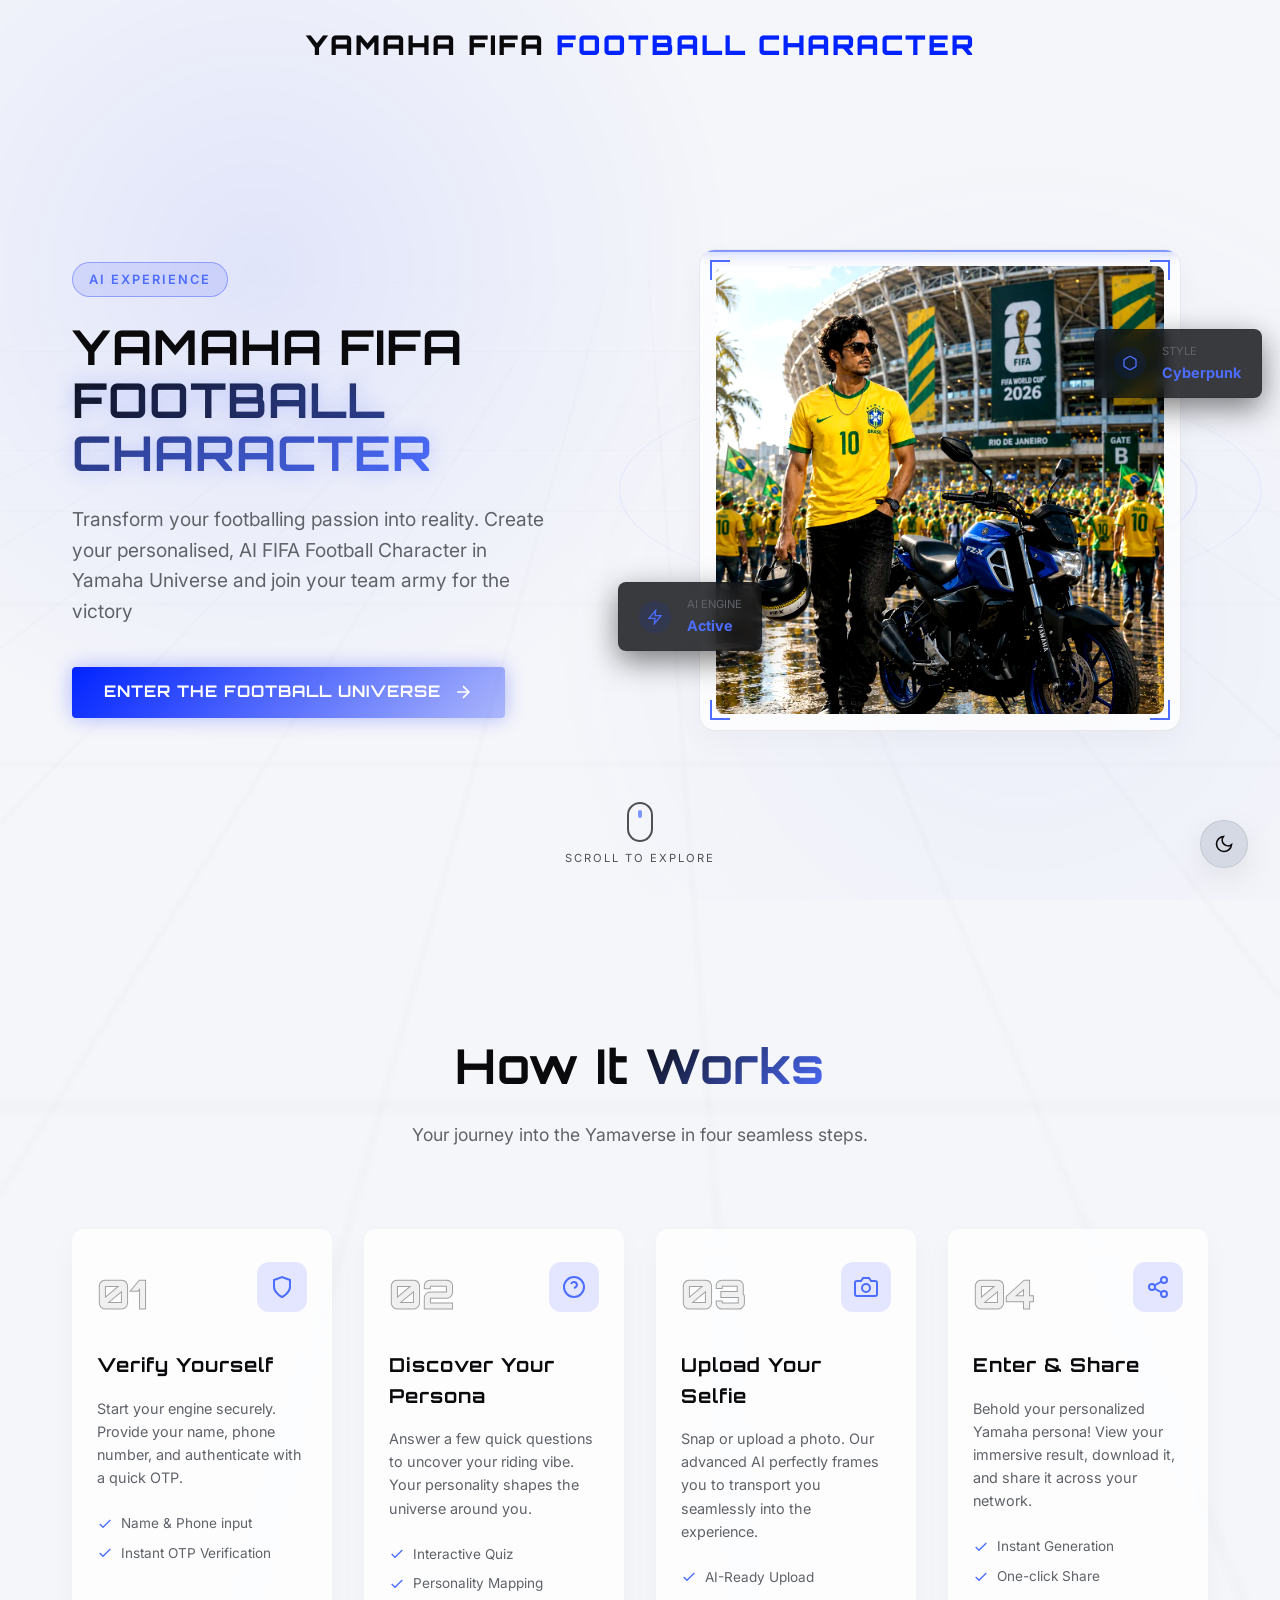
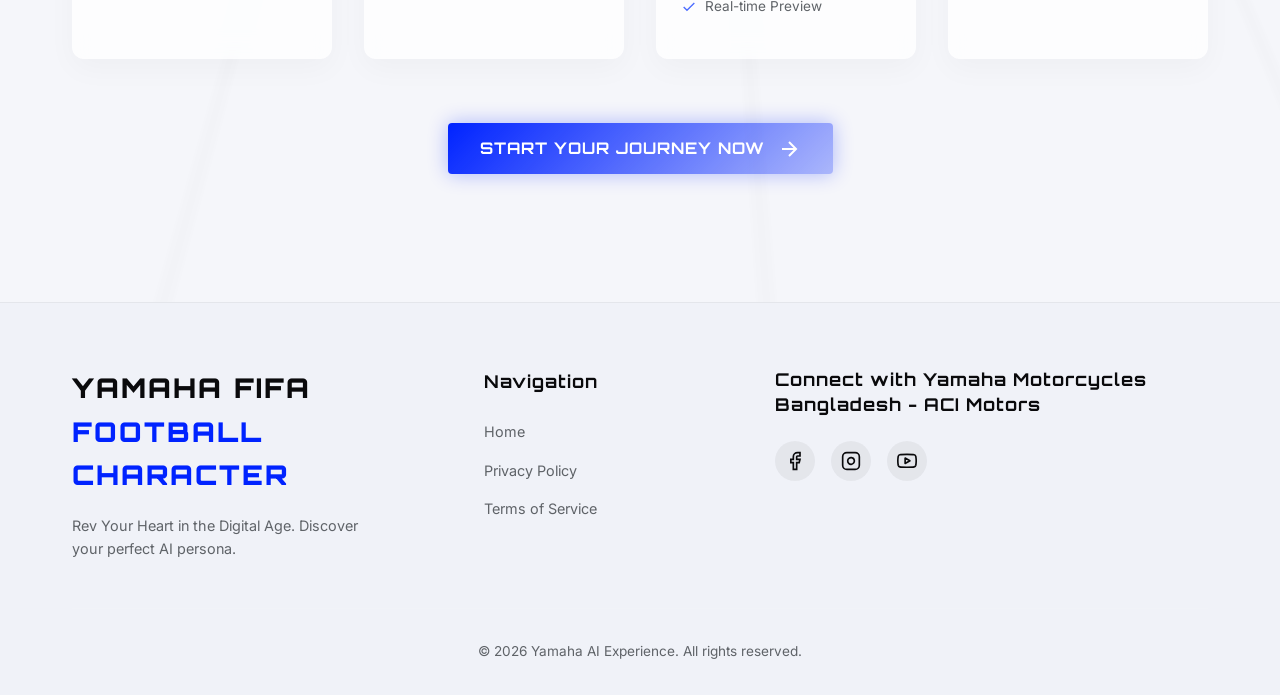
<file: index.html>
<!DOCTYPE html>
<html lang="en">

<head>
    <!-- Primary Meta Tags (Static fallbacks for WhatsApp, Facebook, and search scrapers) -->
    <title>See yourself in a YAMAHA FIFA FOOTBALL CHARACTER</title>
    <meta name="description" content="Enter the Yamaverse and discover your AI-generated persona.">

    <!-- Open Graph / Facebook / WhatsApp -->
    <meta property="og:type" content="website">
    <meta property="og:site_name" content="Yamaverse">
    <meta property="og:title" content="Yamaha Football Character">
    <meta property="og:description" content="Enter the Yamaverse and discover your AI-generated persona.">
    <meta property="og:url" content="https://yamaverse.online/">
    <meta property="og:image" content="https://yamaverse.online/assets/Yamaha_Persona-1.webp">

    <!-- Twitter -->
    <meta name="twitter:card" content="summary_large_image">
    <meta name="twitter:title" content="Yamaha Football Character">
    <meta name="twitter:description" content="Enter the Yamaverse and discover your AI-generated persona.">
    <meta name="twitter:image" content="https://yamaverse.online/assets/Yamaha_Persona-1.webp">

    <link rel="preconnect" href="https://fonts.googleapis.com">
    <link rel="preconnect" href="https://fonts.gstatic.com" crossorigin>
    <link
        href="https://fonts.googleapis.com/css2?family=Inter:wght@300;400;500;600&family=Orbitron:wght@500;700;900&display=swap"
        rel="stylesheet">
    <link rel="stylesheet" href="css/style.css">

    <script src="js/components.js"></script>
    <main-head></main-head>
</head>

<body>
    <!-- Background Elements -->
    <div class="ambient-background"></div>
    <div class="grid-overlay"></div>
    <div id="particles-container"></div>

    <main-navbar></main-navbar>

    <main>
        <!-- Hero Section -->
        <section class="hero" id="hero">
            <div class="container hero-container">
                <div class="hero-content">
                    <div class="badge fade-in">AI Experience</div>
                    <h1 class="hero-title slide-up">
                        YAMAHA FIFA<br>
                        <span class="text-gradient glow-text">FOOTBALL CHARACTER</span>
                    </h1>
                    <p class="hero-subtitle slide-up" style="animation-delay: 0.1s;">
                        Transform your footballing passion into reality. Create your personalised, AI FIFA Football
                        Character in Yamaha Universe and join your team army for the victory
                    </p>
                    <div class="hero-actions slide-up" style="animation-delay: 0.2s;">
                        <a href="https://app.yamaverse.online/" class="btn btn-primary btn-glow">
                            <span class="btn-text">ENTER THE FOOTBALL UNIVERSE</span>
                            <svg viewBox="0 0 24 24" width="20" height="20" stroke="currentColor" stroke-width="2"
                                fill="none">
                                <line x1="5" y1="12" x2="19" y2="12"></line>
                                <polyline points="12 5 19 12 12 19"></polyline>
                            </svg>
                        </a>
                    </div>
                </div>

                <div class="hero-visual fade-in" style="animation-delay: 0.3s;">
                    <div class="hologram-container">
                        <div class="hologram-rings">
                            <div class="ring ring-1"></div>
                            <div class="ring ring-2"></div>
                            <div class="ring ring-3"></div>
                        </div>
                        <div class="image-wrapper glass-panel">
                            <img src="assets/Yamaha_Persona-1.webp" alt="Yamaha_Persona" class="hero-img">
                            <div class="scanner-line"></div>
                            <div class="tech-overlay">
                                <div class="corner top-left"></div>
                                <div class="corner top-right"></div>
                                <div class="corner bottom-left"></div>
                                <div class="corner bottom-right"></div>
                                <div class="crosshair"></div>
                            </div>
                        </div>
                        <!-- Floating UI Elements -->
                        <div class="floating-card stat-card style-1 float-anim-1">
                            <div class="icon-box"><svg viewBox="0 0 24 24" width="16" height="16" fill="none"
                                    stroke="currentColor" stroke-width="2">
                                    <polygon points="13 2 3 14 12 14 11 22 21 10 12 10 13 2"></polygon>
                                </svg></div>
                            <div class="stat-info">
                                <span class="label">AI Engine</span>
                                <span class="value">Active</span>
                            </div>
                        </div>
                        <div class="floating-card stat-card style-2 float-anim-2">
                            <div class="icon-box"><svg viewBox="0 0 24 24" width="16" height="16" fill="none"
                                    stroke="currentColor" stroke-width="2">
                                    <path
                                        d="M21 16V8a2 2 0 0 0-1-1.73l-7-4a2 2 0 0 0-2 0l-7 4A2 2 0 0 0 3 8v8a2 2 0 0 0 1 1.73l7 4a2 2 0 0 0 2 0l7-4A2 2 0 0 0 21 16z">
                                    </path>
                                </svg></div>
                            <div class="stat-info">
                                <span class="label">Style</span>
                                <span class="value">Cyberpunk</span>
                            </div>
                        </div>
                    </div>
                </div>
            </div>

            <div class="scroll-indicator">
                <span class="mouse">
                    <span class="wheel"></span>
                </span>
                <span class="text">Scroll to explore</span>
            </div>
        </section>

        <!-- How It Works Section -->
        <section class="workflow" id="how-it-works">
            <div class="container">
                <div class="section-header reveal">
                    <h2 class="section-title">How It <span class="text-gradient">Works</span></h2>
                    <p class="section-subtitle">Your journey into the Yamaverse in four seamless steps.</p>
                </div>

                <div class="workflow-grid">
                    <!-- Step 1 -->
                    <div class="step-card glass-panel reveal reveal-delay-1">
                        <div class="step-connector"></div>
                        <div class="step-header">
                            <div class="step-number">01</div>
                            <div class="step-icon-wrapper">
                                <svg viewBox="0 0 24 24" width="24" height="24" fill="none" stroke="currentColor"
                                    stroke-width="2">
                                    <path d="M12 22s8-4 8-10V5l-8-3-8 3v7c0 6 8 10 8 10z" />
                                </svg>
                            </div>
                        </div>
                        <h3 class="step-title">Verify Yourself</h3>
                        <p class="step-desc">Start your engine securely. Provide your name, phone number, and
                            authenticate with a quick OTP.</p>
                        <ul class="feature-list">
                            <li><svg viewBox="0 0 24 24" fill="none" stroke="var(--cyan)" stroke-width="2">
                                    <polyline points="20 6 9 17 4 12"></polyline>
                                </svg> Name & Phone input</li>
                            <li><svg viewBox="0 0 24 24" fill="none" stroke="var(--cyan)" stroke-width="2">
                                    <polyline points="20 6 9 17 4 12"></polyline>
                                </svg> Instant OTP Verification</li>
                        </ul>
                    </div>

                    <!-- Step 2 -->
                    <div class="step-card glass-panel reveal reveal-delay-2">
                        <div class="step-connector"></div>
                        <div class="step-header">
                            <div class="step-number">02</div>
                            <div class="step-icon-wrapper">
                                <svg viewBox="0 0 24 24" width="24" height="24" fill="none" stroke="currentColor"
                                    stroke-width="2">
                                    <circle cx="12" cy="12" r="10"></circle>
                                    <path d="M9.09 9a3 3 0 0 1 5.83 1c0 2-3 3-3 3"></path>
                                    <line x1="12" y1="17" x2="12.01" y2="17"></line>
                                </svg>
                            </div>
                        </div>
                        <h3 class="step-title">Discover Your Persona</h3>
                        <p class="step-desc">Answer a few quick questions to uncover your riding vibe. Your personality
                            shapes the universe around you.</p>
                        <ul class="feature-list">
                            <li><svg viewBox="0 0 24 24" fill="none" stroke="var(--cyan)" stroke-width="2">
                                    <polyline points="20 6 9 17 4 12"></polyline>
                                </svg> Interactive Quiz</li>
                            <li><svg viewBox="0 0 24 24" fill="none" stroke="var(--cyan)" stroke-width="2">
                                    <polyline points="20 6 9 17 4 12"></polyline>
                                </svg> Personality Mapping</li>
                        </ul>
                    </div>

                    <!-- Step 3 -->
                    <div class="step-card glass-panel reveal reveal-delay-3">
                        <div class="step-connector"></div>
                        <div class="step-header">
                            <div class="step-number">03</div>
                            <div class="step-icon-wrapper">
                                <svg viewBox="0 0 24 24" width="24" height="24" fill="none" stroke="currentColor"
                                    stroke-width="2">
                                    <path
                                        d="M23 19a2 2 0 0 1-2 2H3a2 2 0 0 1-2-2V8a2 2 0 0 1 2-2h4l2-3h6l2 3h4a2 2 0 0 1 2 2z">
                                    </path>
                                    <circle cx="12" cy="13" r="4"></circle>
                                </svg>
                            </div>
                        </div>
                        <h3 class="step-title">Upload Your Selfie</h3>
                        <p class="step-desc">Snap or upload a photo. Our advanced AI perfectly frames you to transport
                            you seamlessly into the experience.</p>
                        <ul class="feature-list">
                            <li><svg viewBox="0 0 24 24" fill="none" stroke="var(--cyan)" stroke-width="2">
                                    <polyline points="20 6 9 17 4 12"></polyline>
                                </svg> AI-Ready Upload</li>
                            <li><svg viewBox="0 0 24 24" fill="none" stroke="var(--cyan)" stroke-width="2">
                                    <polyline points="20 6 9 17 4 12"></polyline>
                                </svg> Real-time Preview</li>
                        </ul>
                    </div>

                    <!-- Step 4 -->
                    <div class="step-card glass-panel reveal reveal-delay-4">
                        <div class="step-header">
                            <div class="step-number">04</div>
                            <div class="step-icon-wrapper">
                                <svg viewBox="0 0 24 24" width="24" height="24" fill="none" stroke="currentColor"
                                    stroke-width="2">
                                    <circle cx="18" cy="5" r="3"></circle>
                                    <circle cx="6" cy="12" r="3"></circle>
                                    <circle cx="18" cy="19" r="3"></circle>
                                    <line x1="8.59" y1="13.51" x2="15.42" y2="17.49"></line>
                                    <line x1="15.41" y1="6.51" x2="8.59" y2="10.49"></line>
                                </svg>
                            </div>
                        </div>
                        <h3 class="step-title">Enter & Share</h3>
                        <p class="step-desc">Behold your personalized Yamaha persona! View your immersive result,
                            download it, and share it across your network.</p>
                        <ul class="feature-list">
                            <li><svg viewBox="0 0 24 24" fill="none" stroke="var(--cyan)" stroke-width="2">
                                    <polyline points="20 6 9 17 4 12"></polyline>
                                </svg> Instant Generation</li>
                            <li><svg viewBox="0 0 24 24" fill="none" stroke="var(--cyan)" stroke-width="2">
                                    <polyline points="20 6 9 17 4 12"></polyline>
                                </svg> One-click Share</li>
                        </ul>
                    </div>
                </div>

                <div class="workflow-cta reveal">
                    <a href="https://app.yamaverse.online/" class="btn btn-primary btn-glow btn-large">
                        <span class="btn-text">Start Your Journey Now</span>
                        <svg viewBox="0 0 24 24" width="24" height="24" stroke="currentColor" stroke-width="2"
                            fill="none">
                            <line x1="5" y1="12" x2="19" y2="12"></line>
                            <polyline points="12 5 19 12 12 19"></polyline>
                        </svg>
                    </a>
                </div>
            </div>
        </section>
    </main>

    <main-footer></main-footer>

    <script src="js/script.js"></script>
</body>

</html>
</file>
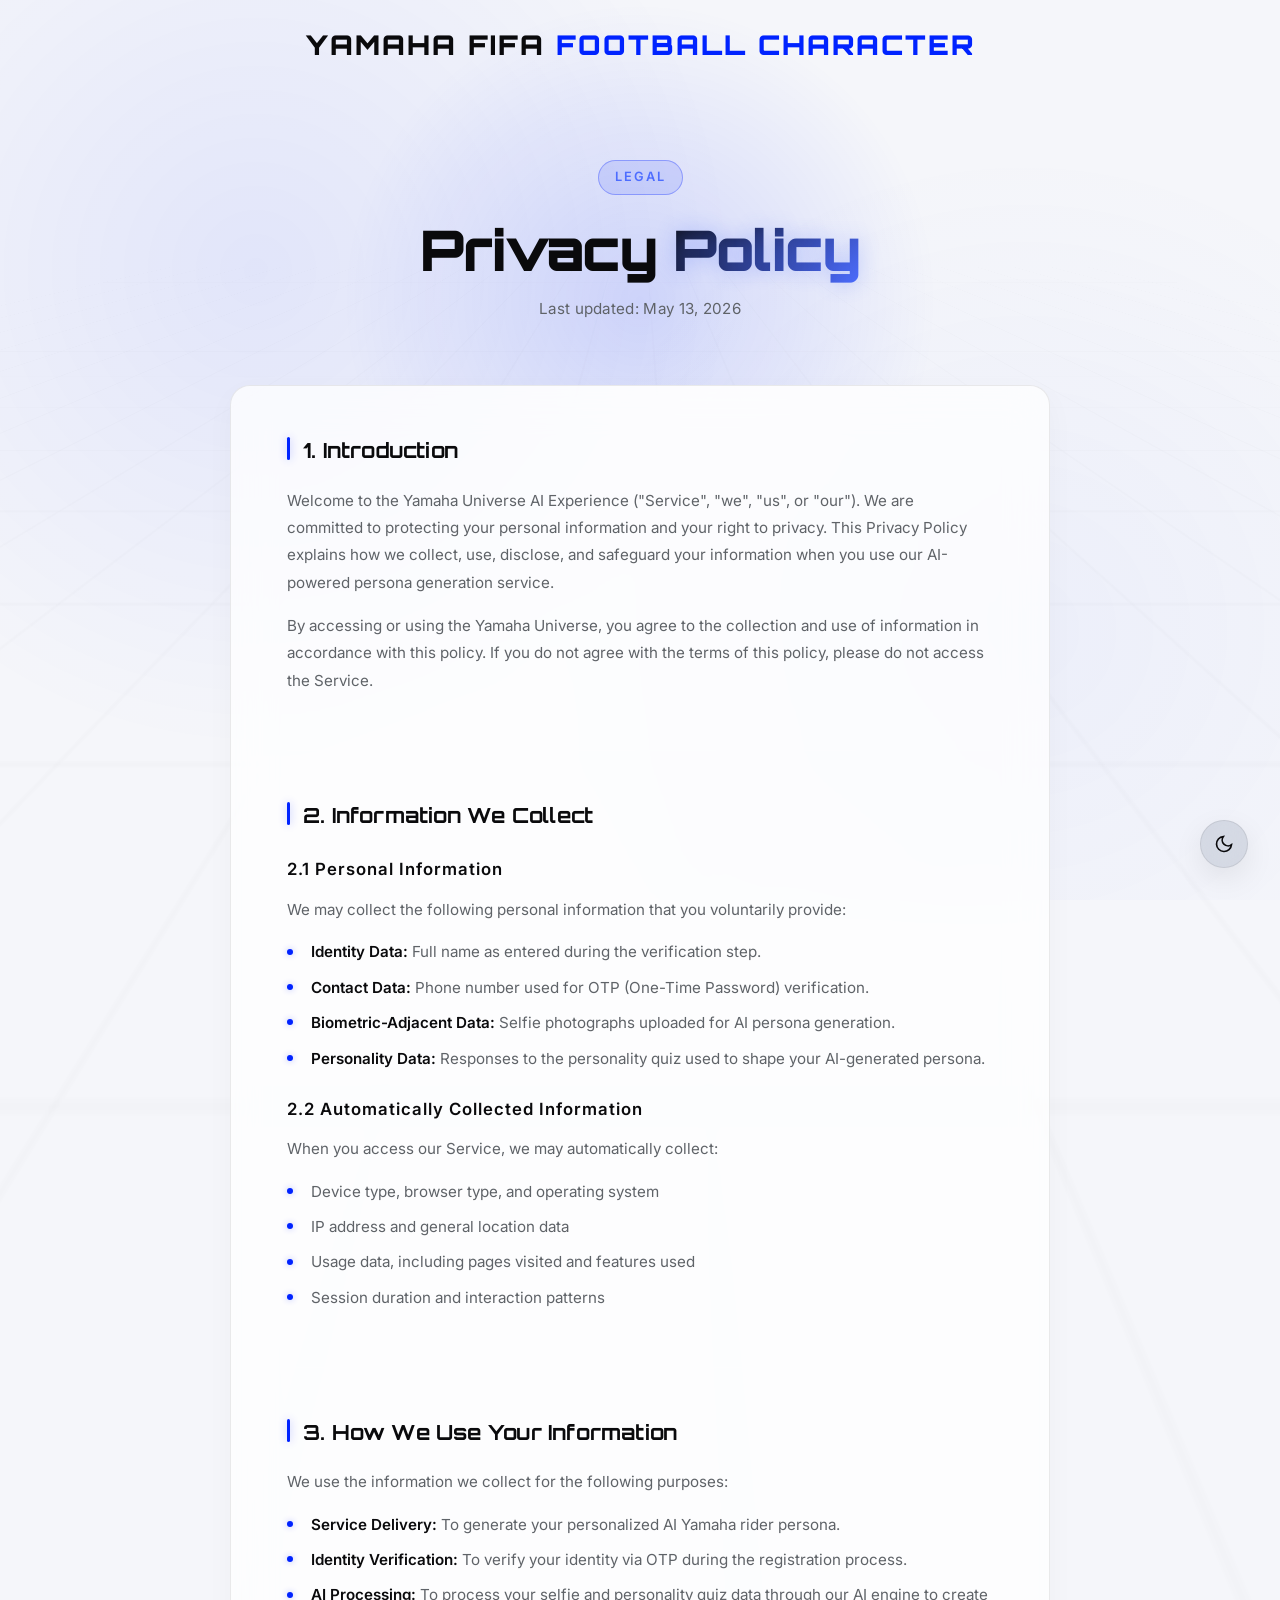
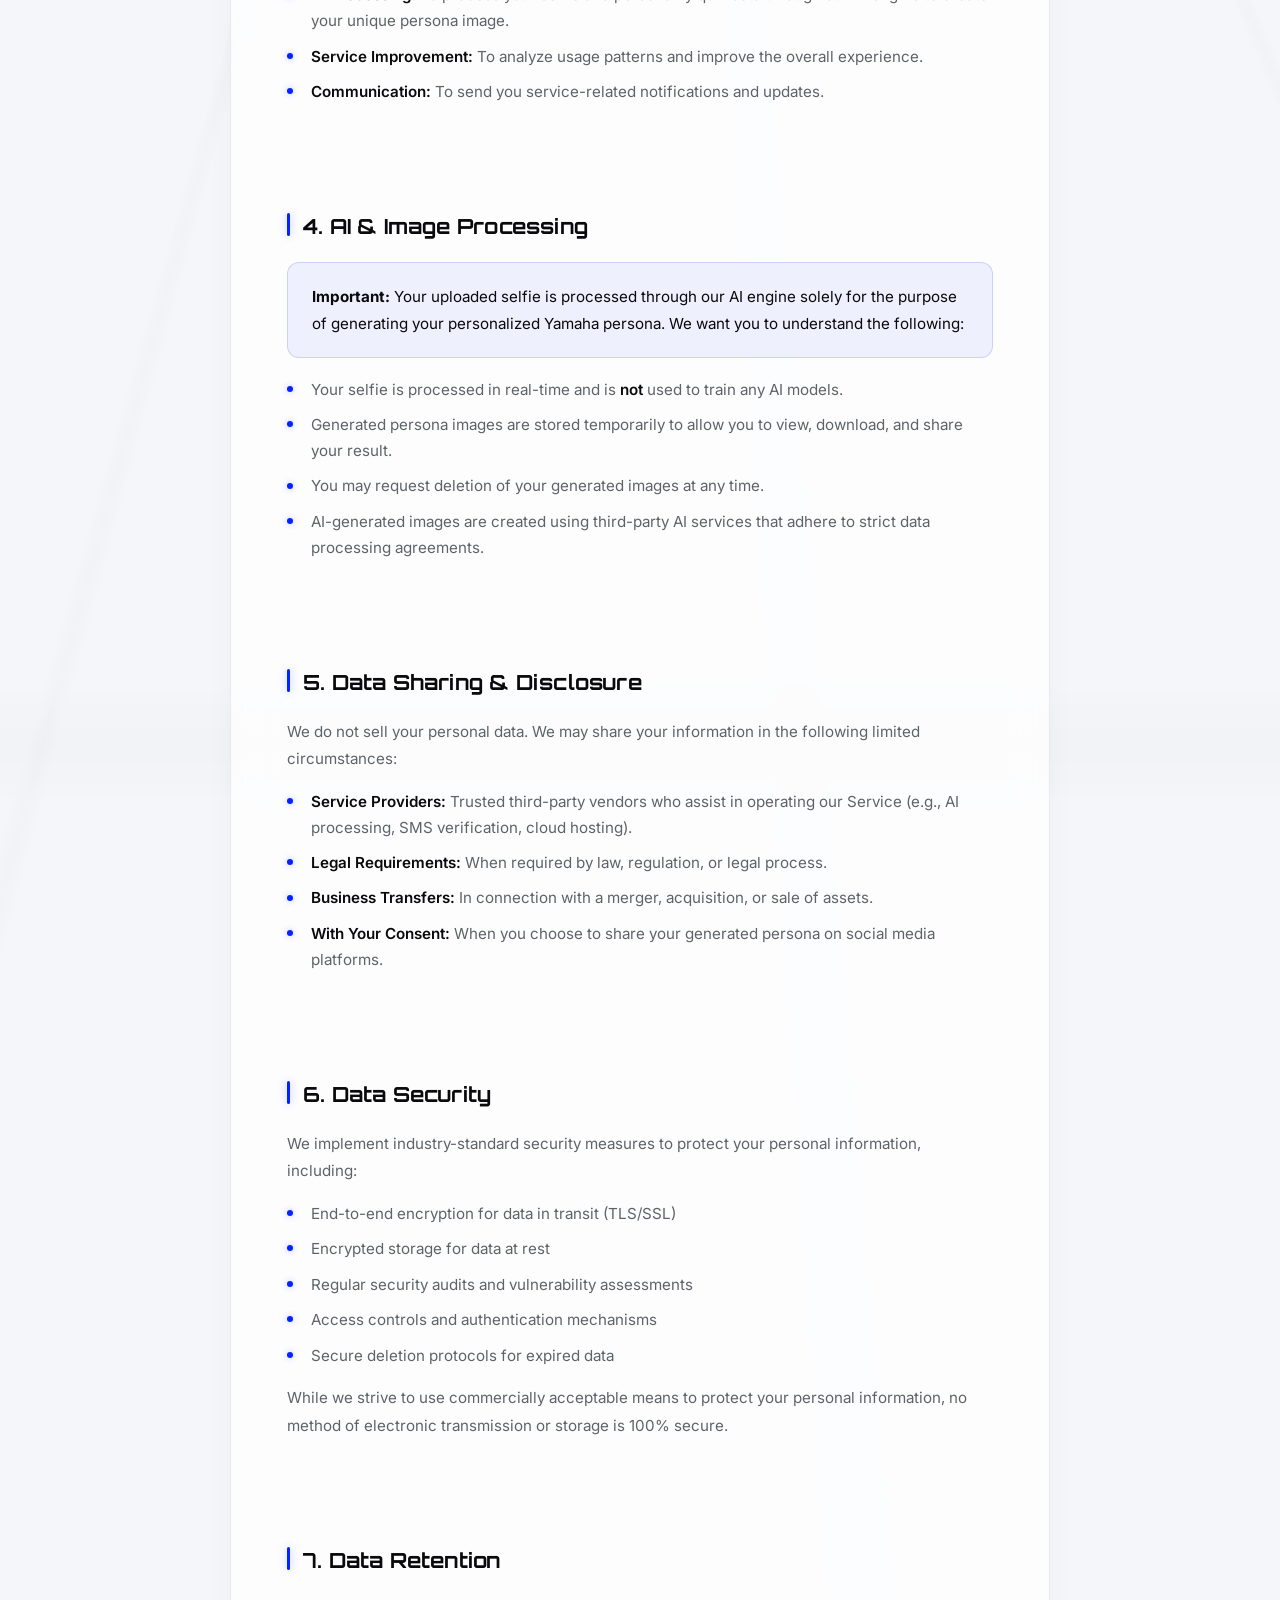
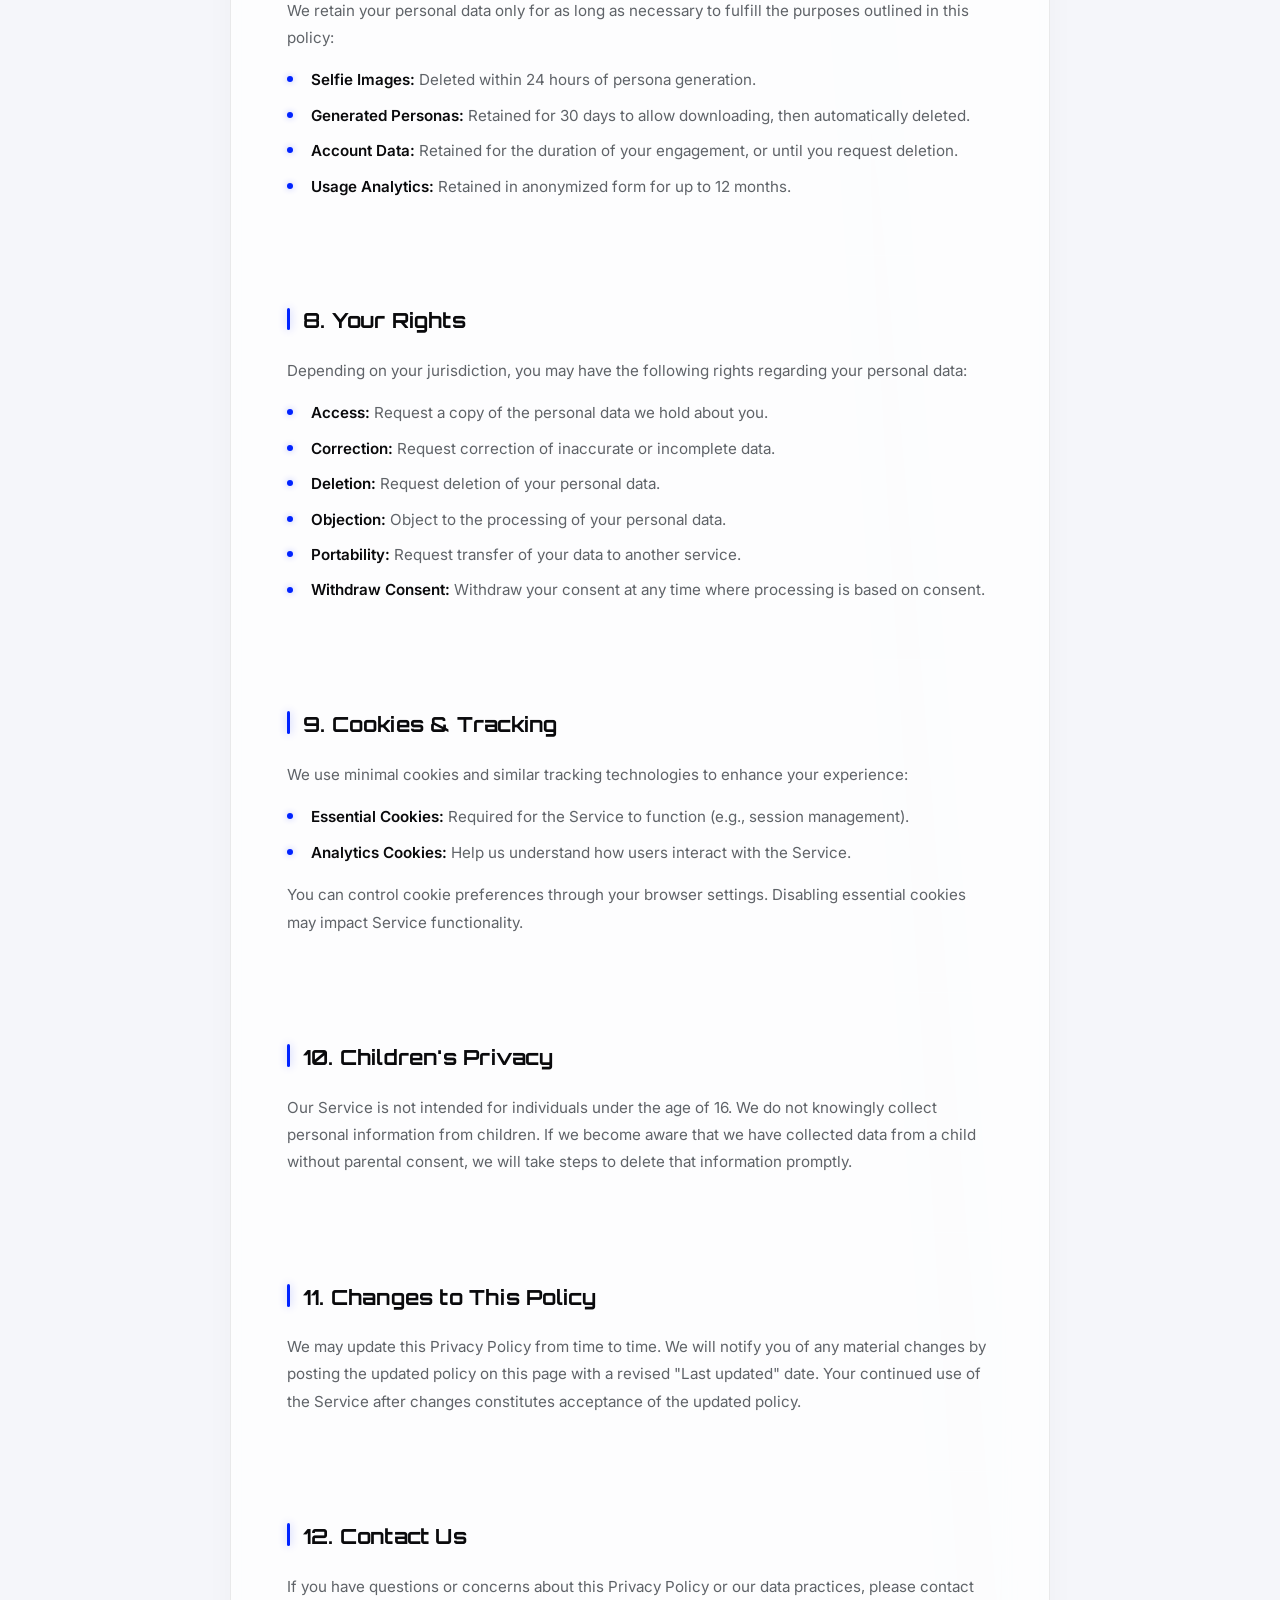
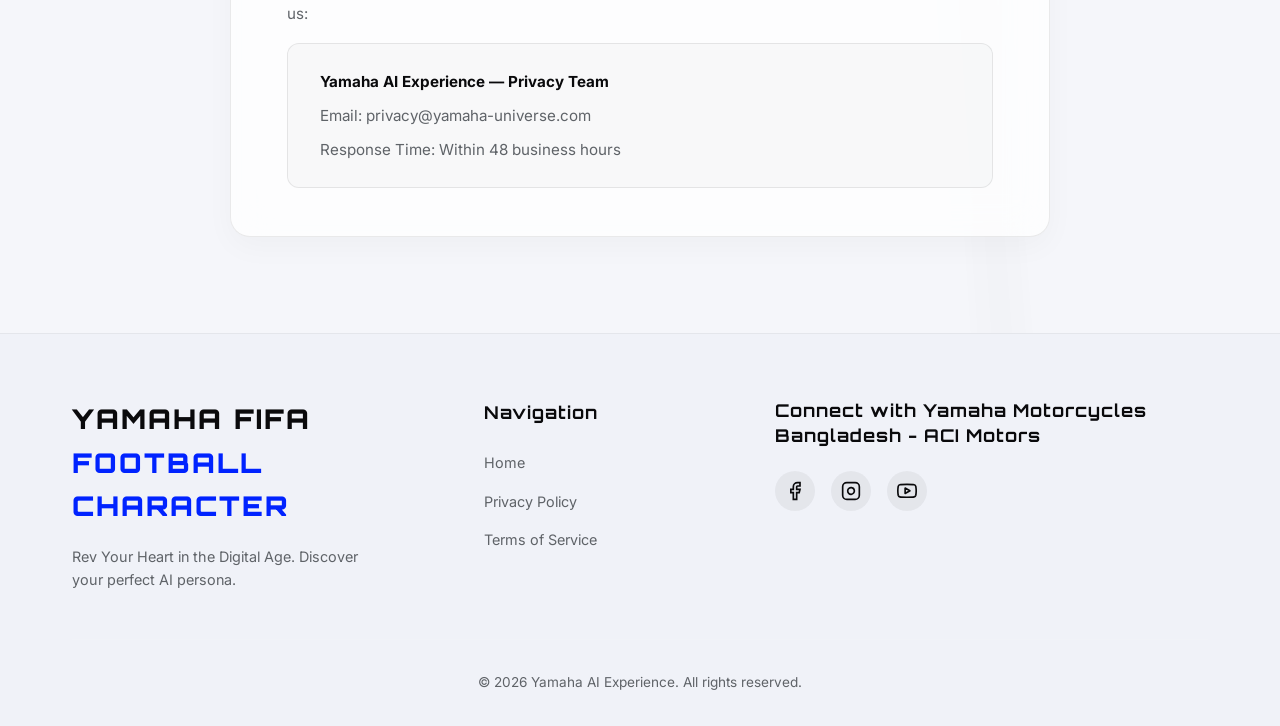
<file: privacy-policy.html>
<!DOCTYPE html>
<html lang="en">

<head>
    <!-- Primary Meta Tags (Static fallbacks for WhatsApp, Facebook, and search scrapers) -->
    <title>Privacy Policy — Yamaverse</title>
    <meta name="description"
        content="Privacy Policy for the Yamaverse AI Experience. Learn how we collect, use, and protect your personal data.">

    <!-- Open Graph / Facebook / WhatsApp -->
    <meta property="og:type" content="website">
    <meta property="og:site_name" content="Yamaverse">
    <meta property="og:title" content="Privacy Policy — Yamaverse">
    <meta property="og:description"
        content="Privacy Policy for the Yamaverse AI Experience. Learn how we collect, use, and protect your personal data.">
    <meta property="og:url" content="https://yamaverse.online/privacy-policy.html">
    <meta property="og:image" content="https://yamaverse.online/assets/Yamaha_Persona-1.webp">

    <!-- Twitter -->
    <meta name="twitter:card" content="summary_large_image">
    <meta name="twitter:title" content="Privacy Policy — Yamaverse">
    <meta name="twitter:description"
        content="Privacy Policy for the Yamaverse AI Experience. Learn how we collect, use, and protect your personal data.">
    <meta name="twitter:image" content="https://yamaverse.online/assets/Yamaha_Persona-1.webp">

    <link rel="preconnect" href="https://fonts.googleapis.com">
    <link rel="preconnect" href="https://fonts.gstatic.com" crossorigin>
    <link
        href="https://fonts.googleapis.com/css2?family=Inter:wght@300;400;500;600&family=Orbitron:wght@500;700;900&display=swap"
        rel="stylesheet">
    <link rel="stylesheet" href="css/style.css">
    <link rel="stylesheet" href="css/legal.css">

    <script src="js/components.js"></script>
    <main-head extra-css="css/legal.css"></main-head>
</head>

<body>
    <!-- Background Elements -->
    <div class="ambient-background"></div>
    <div class="grid-overlay"></div>

    <main-navbar></main-navbar>

    <main>
        <section class="legal-hero">
            <div class="container">
                <div class="legal-hero-content fade-in">
                    <div class="badge">Legal</div>
                    <h1 class="legal-title slide-up">
                        Privacy <span class="text-gradient glow-text">Policy</span>
                    </h1>
                    <p class="legal-updated slide-up" style="animation-delay: 0.1s;">
                        Last updated: May 13, 2026
                    </p>
                </div>
            </div>
        </section>

        <section class="legal-content">
            <div class="container">
                <div class="legal-body glass-panel fade-in" style="animation-delay: 0.2s;">

                    <div class="legal-section" id="introduction">
                        <h2>1. Introduction</h2>
                        <p>Welcome to the Yamaha Universe AI Experience ("Service", "we", "us", or "our"). We are
                            committed to protecting your personal information and your right to privacy. This Privacy
                            Policy explains how we collect, use, disclose, and safeguard your information when you use
                            our AI-powered persona generation service.</p>
                        <p>By accessing or using the Yamaha Universe, you agree to the collection and use of information
                            in accordance with this policy. If you do not agree with the terms of this policy, please do
                            not access the Service.</p>
                    </div>

                    <div class="legal-section" id="information-we-collect">
                        <h2>2. Information We Collect</h2>

                        <h3>2.1 Personal Information</h3>
                        <p>We may collect the following personal information that you voluntarily provide:</p>
                        <ul>
                            <li><strong>Identity Data:</strong> Full name as entered during the verification step.</li>
                            <li><strong>Contact Data:</strong> Phone number used for OTP (One-Time Password)
                                verification.</li>
                            <li><strong>Biometric-Adjacent Data:</strong> Selfie photographs uploaded for AI persona
                                generation.</li>
                            <li><strong>Personality Data:</strong> Responses to the personality quiz used to shape your
                                AI-generated persona.</li>
                        </ul>

                        <h3>2.2 Automatically Collected Information</h3>
                        <p>When you access our Service, we may automatically collect:</p>
                        <ul>
                            <li>Device type, browser type, and operating system</li>
                            <li>IP address and general location data</li>
                            <li>Usage data, including pages visited and features used</li>
                            <li>Session duration and interaction patterns</li>
                        </ul>
                    </div>

                    <div class="legal-section" id="how-we-use">
                        <h2>3. How We Use Your Information</h2>
                        <p>We use the information we collect for the following purposes:</p>
                        <ul>
                            <li><strong>Service Delivery:</strong> To generate your personalized AI Yamaha rider
                                persona.</li>
                            <li><strong>Identity Verification:</strong> To verify your identity via OTP during the
                                registration process.</li>
                            <li><strong>AI Processing:</strong> To process your selfie and personality quiz data through
                                our AI engine to create your unique persona image.</li>
                            <li><strong>Service Improvement:</strong> To analyze usage patterns and improve the overall
                                experience.</li>
                            <li><strong>Communication:</strong> To send you service-related notifications and updates.
                            </li>
                        </ul>
                    </div>

                    <div class="legal-section" id="ai-data">
                        <h2>4. AI & Image Processing</h2>
                        <div class="legal-highlight">
                            <p><strong>Important:</strong> Your uploaded selfie is processed through our AI engine
                                solely for the purpose of generating your personalized Yamaha persona. We want you to
                                understand the following:</p>
                        </div>
                        <ul>
                            <li>Your selfie is processed in real-time and is <strong>not</strong> used to train any AI
                                models.</li>
                            <li>Generated persona images are stored temporarily to allow you to view, download, and
                                share your result.</li>
                            <li>You may request deletion of your generated images at any time.</li>
                            <li>AI-generated images are created using third-party AI services that adhere to strict data
                                processing agreements.</li>
                        </ul>
                    </div>

                    <div class="legal-section" id="data-sharing">
                        <h2>5. Data Sharing & Disclosure</h2>
                        <p>We do not sell your personal data. We may share your information in the following limited
                            circumstances:</p>
                        <ul>
                            <li><strong>Service Providers:</strong> Trusted third-party vendors who assist in operating
                                our Service (e.g., AI processing, SMS verification, cloud hosting).</li>
                            <li><strong>Legal Requirements:</strong> When required by law, regulation, or legal process.
                            </li>
                            <li><strong>Business Transfers:</strong> In connection with a merger, acquisition, or sale
                                of assets.</li>
                            <li><strong>With Your Consent:</strong> When you choose to share your generated persona on
                                social media platforms.</li>
                        </ul>
                    </div>

                    <div class="legal-section" id="data-security">
                        <h2>6. Data Security</h2>
                        <p>We implement industry-standard security measures to protect your personal information,
                            including:</p>
                        <ul>
                            <li>End-to-end encryption for data in transit (TLS/SSL)</li>
                            <li>Encrypted storage for data at rest</li>
                            <li>Regular security audits and vulnerability assessments</li>
                            <li>Access controls and authentication mechanisms</li>
                            <li>Secure deletion protocols for expired data</li>
                        </ul>
                        <p>While we strive to use commercially acceptable means to protect your personal information, no
                            method of electronic transmission or storage is 100% secure.</p>
                    </div>

                    <div class="legal-section" id="data-retention">
                        <h2>7. Data Retention</h2>
                        <p>We retain your personal data only for as long as necessary to fulfill the purposes outlined
                            in this policy:</p>
                        <ul>
                            <li><strong>Selfie Images:</strong> Deleted within 24 hours of persona generation.</li>
                            <li><strong>Generated Personas:</strong> Retained for 30 days to allow downloading, then
                                automatically deleted.</li>
                            <li><strong>Account Data:</strong> Retained for the duration of your engagement, or until
                                you request deletion.</li>
                            <li><strong>Usage Analytics:</strong> Retained in anonymized form for up to 12 months.</li>
                        </ul>
                    </div>

                    <div class="legal-section" id="your-rights">
                        <h2>8. Your Rights</h2>
                        <p>Depending on your jurisdiction, you may have the following rights regarding your personal
                            data:</p>
                        <ul>
                            <li><strong>Access:</strong> Request a copy of the personal data we hold about you.</li>
                            <li><strong>Correction:</strong> Request correction of inaccurate or incomplete data.</li>
                            <li><strong>Deletion:</strong> Request deletion of your personal data.</li>
                            <li><strong>Objection:</strong> Object to the processing of your personal data.</li>
                            <li><strong>Portability:</strong> Request transfer of your data to another service.</li>
                            <li><strong>Withdraw Consent:</strong> Withdraw your consent at any time where processing is
                                based on consent.</li>
                        </ul>
                    </div>

                    <div class="legal-section" id="cookies">
                        <h2>9. Cookies & Tracking</h2>
                        <p>We use minimal cookies and similar tracking technologies to enhance your experience:</p>
                        <ul>
                            <li><strong>Essential Cookies:</strong> Required for the Service to function (e.g., session
                                management).</li>
                            <li><strong>Analytics Cookies:</strong> Help us understand how users interact with the
                                Service.</li>
                        </ul>
                        <p>You can control cookie preferences through your browser settings. Disabling essential cookies
                            may impact Service functionality.</p>
                    </div>

                    <div class="legal-section" id="children">
                        <h2>10. Children's Privacy</h2>
                        <p>Our Service is not intended for individuals under the age of 16. We do not knowingly collect
                            personal information from children. If we become aware that we have collected data from a
                            child without parental consent, we will take steps to delete that information promptly.</p>
                    </div>

                    <div class="legal-section" id="changes">
                        <h2>11. Changes to This Policy</h2>
                        <p>We may update this Privacy Policy from time to time. We will notify you of any material
                            changes by posting the updated policy on this page with a revised "Last updated" date. Your
                            continued use of the Service after changes constitutes acceptance of the updated policy.</p>
                    </div>

                    <div class="legal-section" id="contact">
                        <h2>12. Contact Us</h2>
                        <p>If you have questions or concerns about this Privacy Policy or our data practices, please
                            contact us:</p>
                        <div class="legal-contact-card">
                            <p><strong>Yamaha AI Experience — Privacy Team</strong></p>
                            <p>Email: privacy@yamaha-universe.com</p>
                            <p>Response Time: Within 48 business hours</p>
                        </div>
                    </div>

                </div>
            </div>
        </section>
    </main>

    <main-footer></main-footer>

    <script src="js/script.js"></script>
</body>

</html>
</file>
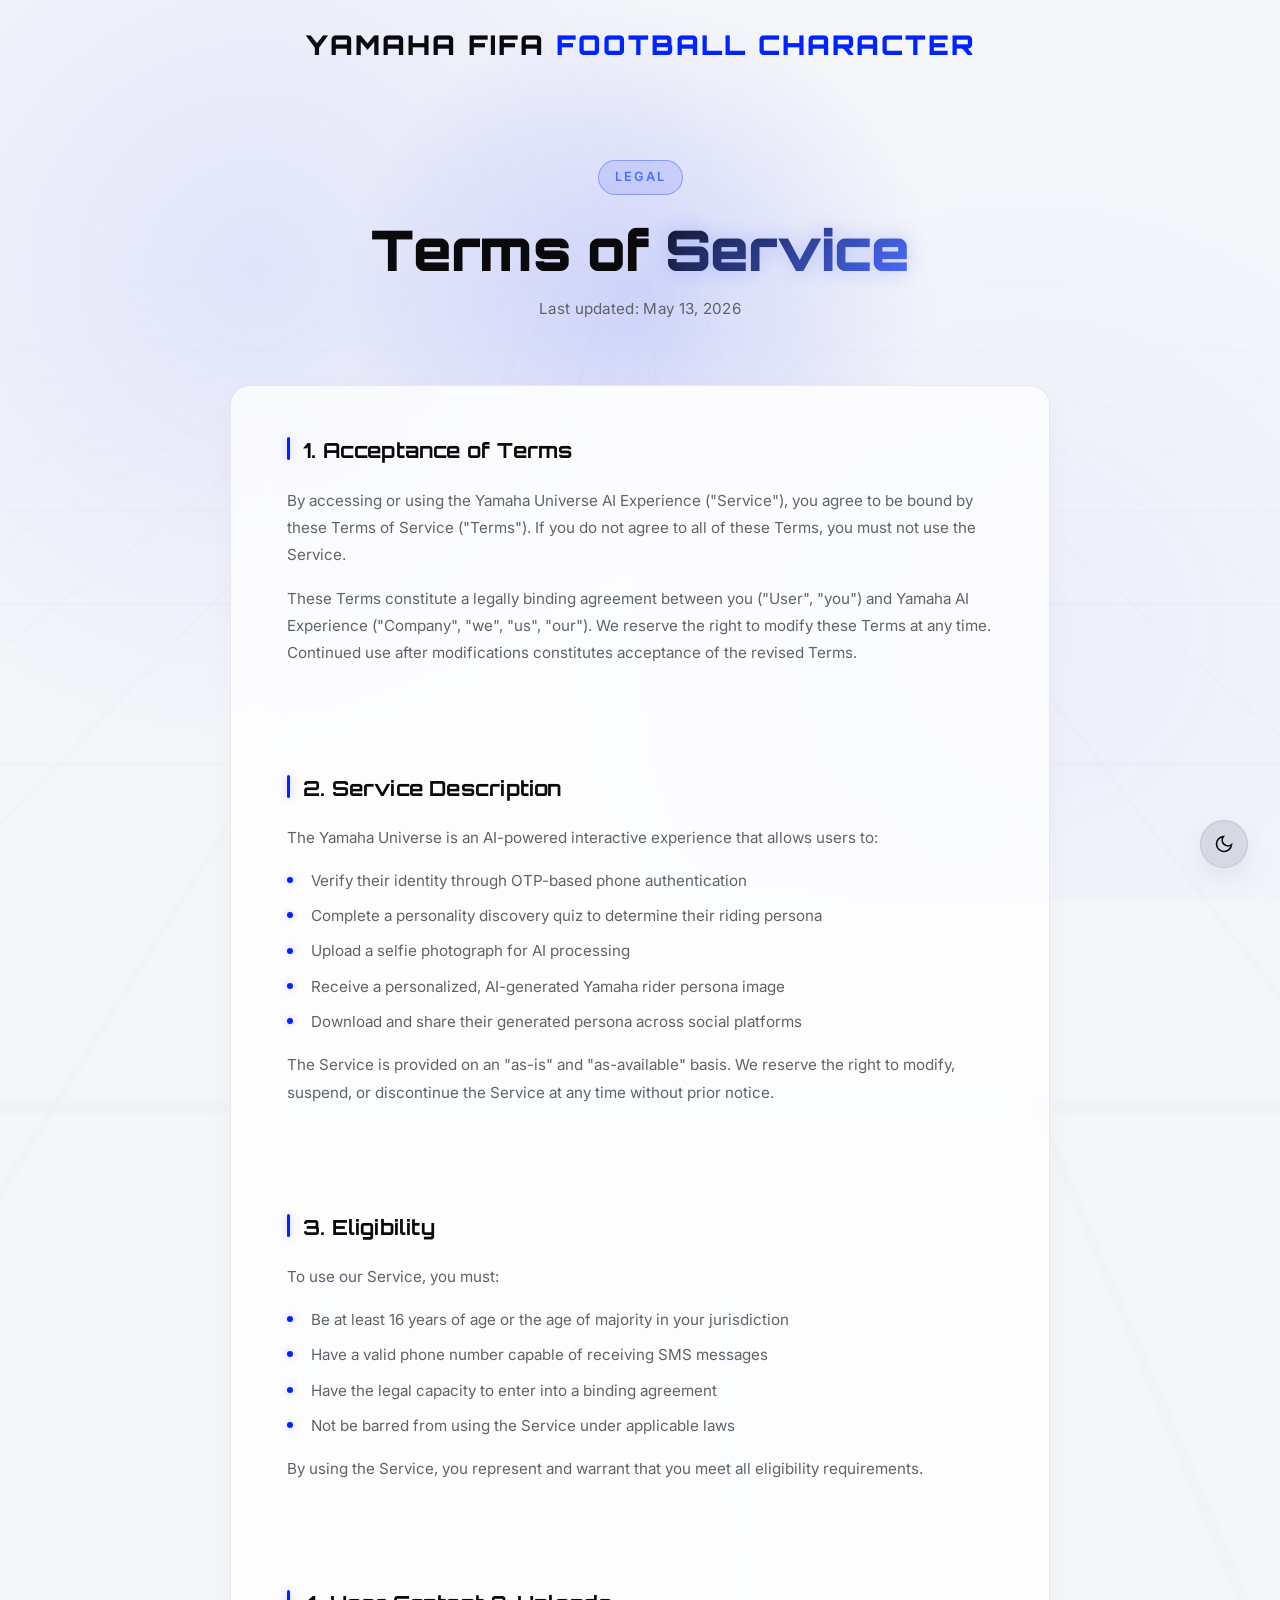
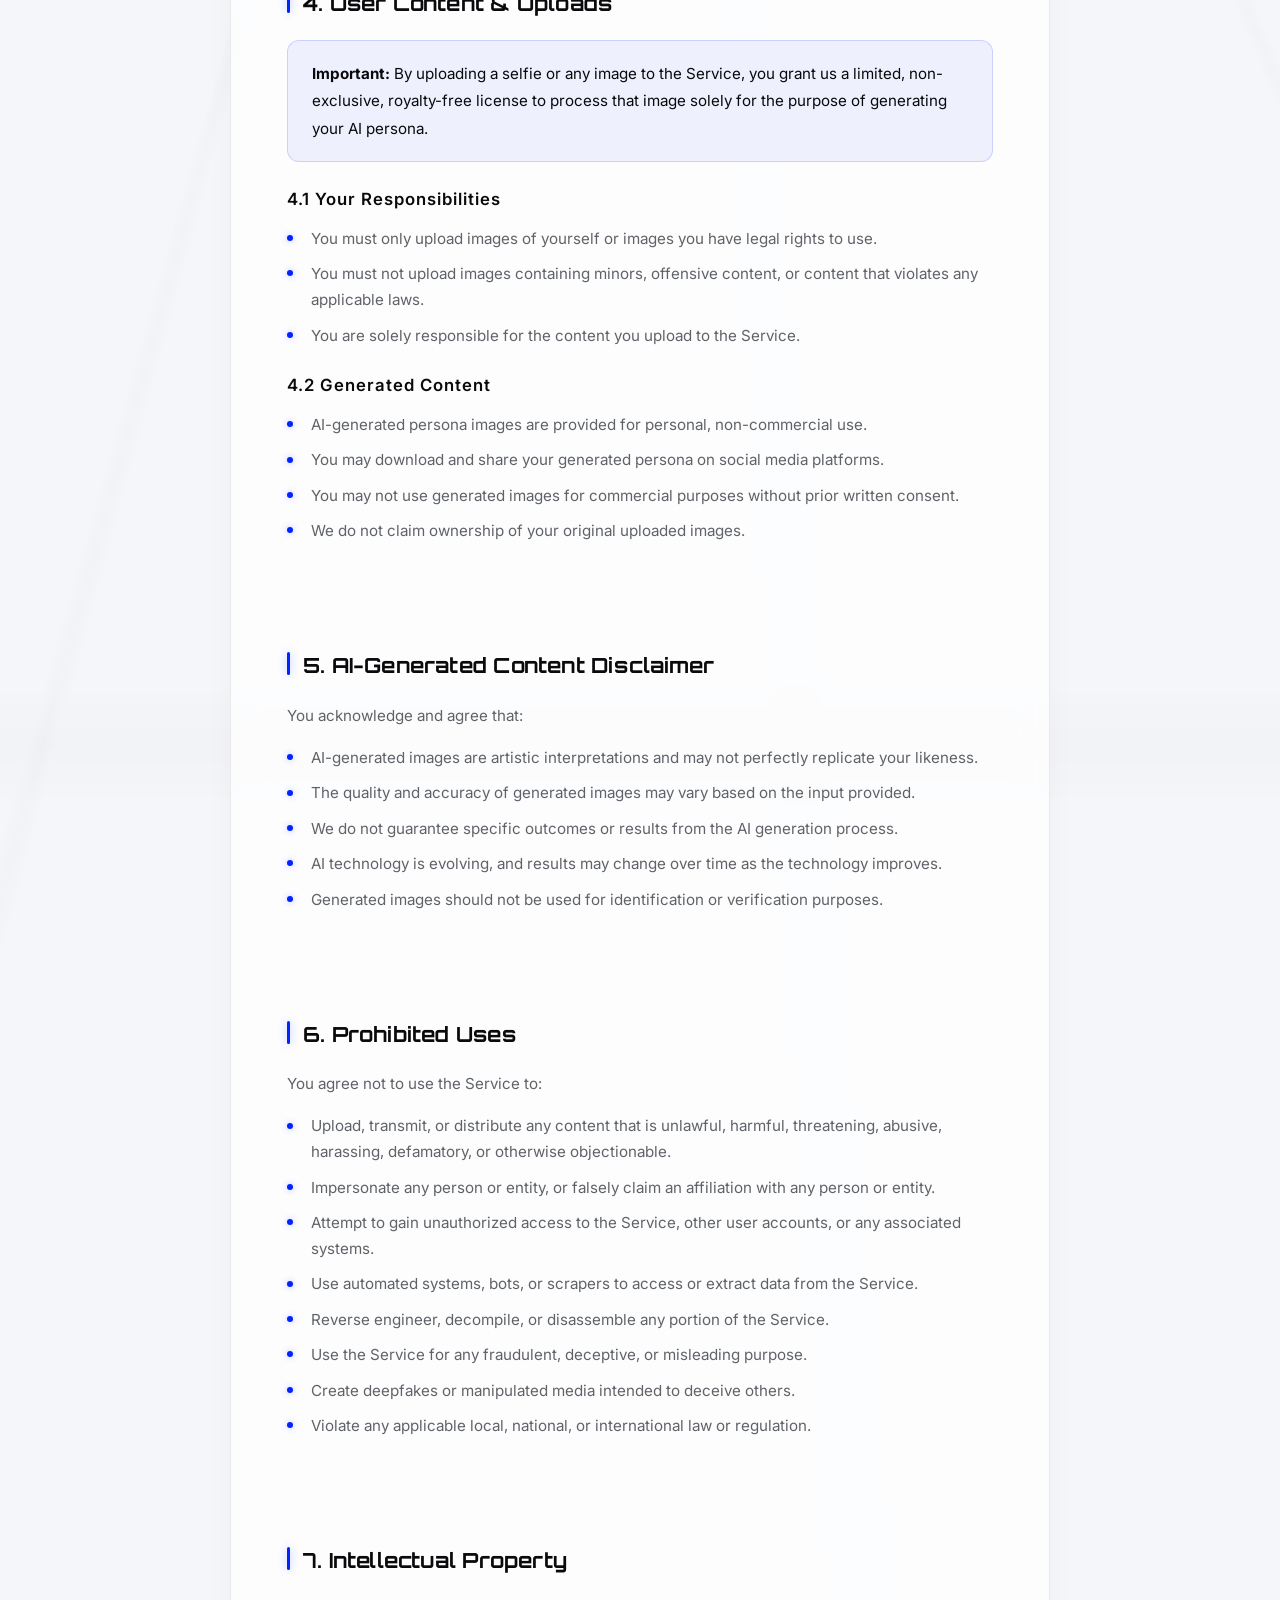
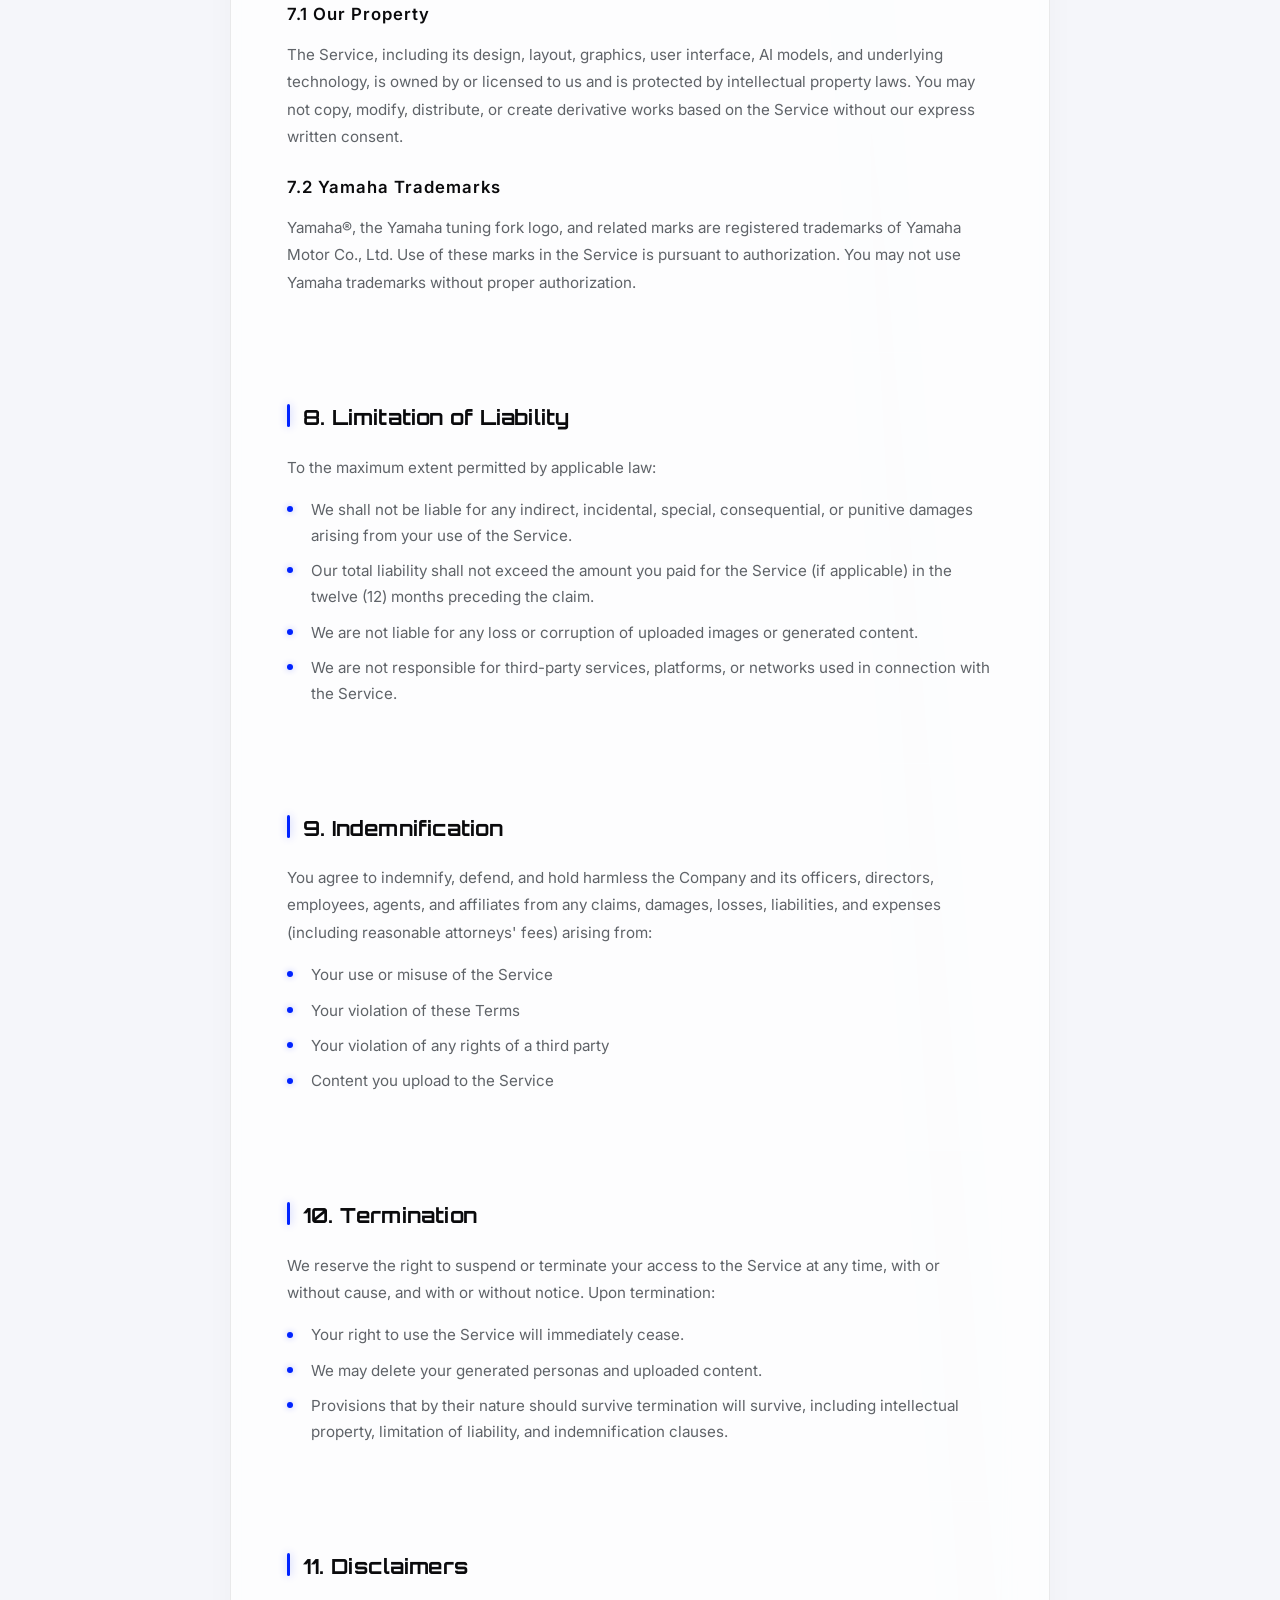
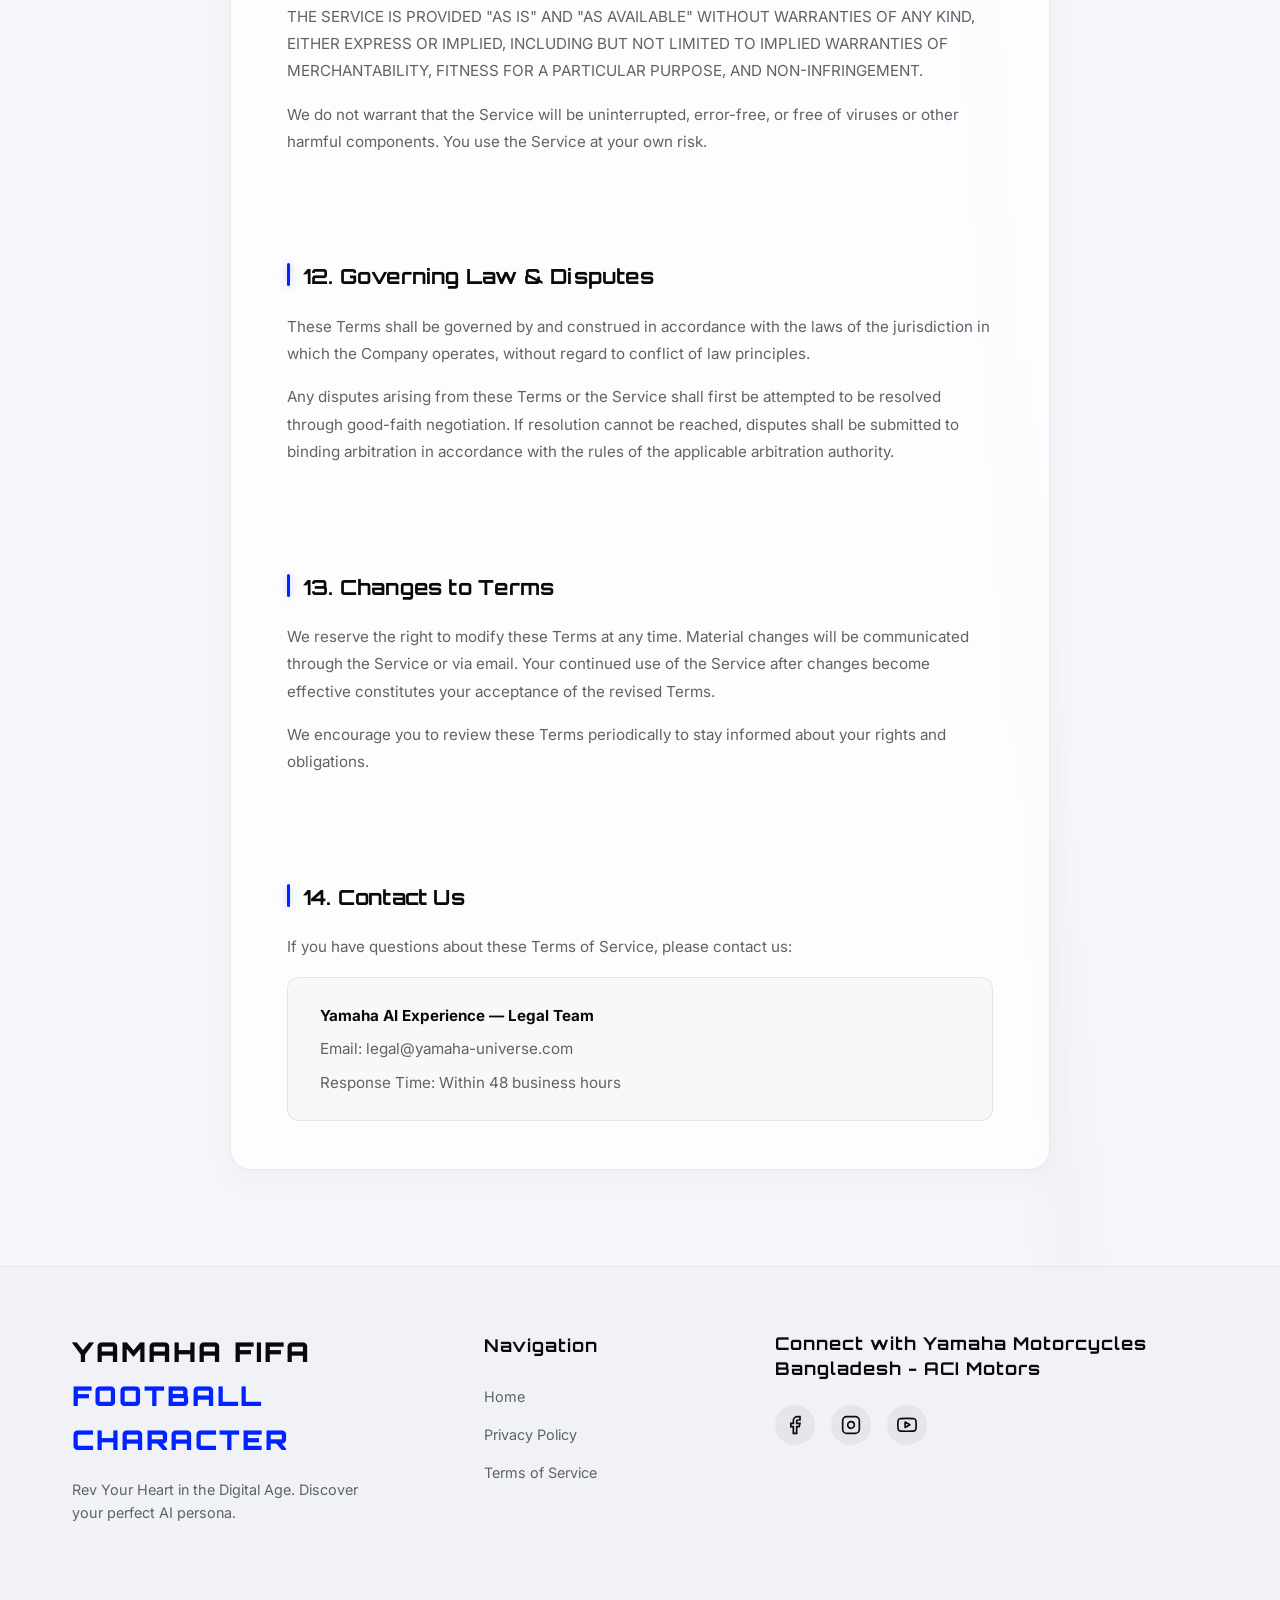
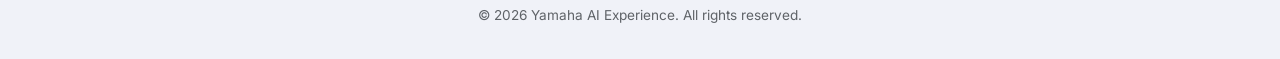
<file: terms-of-service.html>
<!DOCTYPE html>
<html lang="en">

<head>
    <!-- Primary Meta Tags (Static fallbacks for WhatsApp, Facebook, and search scrapers) -->
    <title>Terms of Service — Yamaverse</title>
    <meta name="description"
        content="Terms of Service for the Yamaverse AI Experience. Read the terms governing your use of our AI persona generation service.">

    <!-- Open Graph / Facebook / WhatsApp -->
    <meta property="og:type" content="website">
    <meta property="og:site_name" content="Yamaverse">
    <meta property="og:title" content="Terms of Service — Yamaverse">
    <meta property="og:description"
        content="Terms of Service for the Yamaverse AI Experience. Read the terms governing your use of our AI persona generation service.">
    <meta property="og:url" content="https://yamaverse.online/terms-of-service.html">
    <meta property="og:image" content="https://yamaverse.online/assets/Yamaha_Persona-1.webp">

    <!-- Twitter -->
    <meta name="twitter:card" content="summary_large_image">
    <meta name="twitter:title" content="Terms of Service — Yamaverse">
    <meta name="twitter:description"
        content="Terms of Service for the Yamaverse AI Experience. Read the terms governing your use of our AI persona generation service.">
    <meta name="twitter:image" content="https://yamaverse.online/assets/Yamaha_Persona-1.webp">

    <link rel="preconnect" href="https://fonts.googleapis.com">
    <link rel="preconnect" href="https://fonts.gstatic.com" crossorigin>
    <link
        href="https://fonts.googleapis.com/css2?family=Inter:wght@300;400;500;600&family=Orbitron:wght@500;700;900&display=swap"
        rel="stylesheet">
    <link rel="stylesheet" href="css/style.css">
    <link rel="stylesheet" href="css/legal.css">

    <script src="js/components.js"></script>
    <main-head extra-css="css/legal.css"></main-head>
</head>

<body>
    <!-- Background Elements -->
    <div class="ambient-background"></div>
    <div class="grid-overlay"></div>

    <main-navbar></main-navbar>

    <main>
        <section class="legal-hero">
            <div class="container">
                <div class="legal-hero-content fade-in">
                    <div class="badge">Legal</div>
                    <h1 class="legal-title slide-up">
                        Terms of <span class="text-gradient glow-text">Service</span>
                    </h1>
                    <p class="legal-updated slide-up" style="animation-delay: 0.1s;">
                        Last updated: May 13, 2026
                    </p>
                </div>
            </div>
        </section>

        <section class="legal-content">
            <div class="container">
                <div class="legal-body glass-panel fade-in" style="animation-delay: 0.2s;">

                    <div class="legal-section" id="acceptance">
                        <h2>1. Acceptance of Terms</h2>
                        <p>By accessing or using the Yamaha Universe AI Experience ("Service"), you agree to be bound by
                            these Terms of Service ("Terms"). If you do not agree to all of these Terms, you must not
                            use the Service.</p>
                        <p>These Terms constitute a legally binding agreement between you ("User", "you") and Yamaha AI
                            Experience ("Company", "we", "us", "our"). We reserve the right to modify these Terms at any
                            time. Continued use after modifications constitutes acceptance of the revised Terms.</p>
                    </div>

                    <div class="legal-section" id="service-description">
                        <h2>2. Service Description</h2>
                        <p>The Yamaha Universe is an AI-powered interactive experience that allows users to:</p>
                        <ul>
                            <li>Verify their identity through OTP-based phone authentication</li>
                            <li>Complete a personality discovery quiz to determine their riding persona</li>
                            <li>Upload a selfie photograph for AI processing</li>
                            <li>Receive a personalized, AI-generated Yamaha rider persona image</li>
                            <li>Download and share their generated persona across social platforms</li>
                        </ul>
                        <p>The Service is provided on an "as-is" and "as-available" basis. We reserve the right to
                            modify, suspend, or discontinue the Service at any time without prior notice.</p>
                    </div>

                    <div class="legal-section" id="eligibility">
                        <h2>3. Eligibility</h2>
                        <p>To use our Service, you must:</p>
                        <ul>
                            <li>Be at least 16 years of age or the age of majority in your jurisdiction</li>
                            <li>Have a valid phone number capable of receiving SMS messages</li>
                            <li>Have the legal capacity to enter into a binding agreement</li>
                            <li>Not be barred from using the Service under applicable laws</li>
                        </ul>
                        <p>By using the Service, you represent and warrant that you meet all eligibility requirements.
                        </p>
                    </div>

                    <div class="legal-section" id="user-content">
                        <h2>4. User Content & Uploads</h2>
                        <div class="legal-highlight">
                            <p><strong>Important:</strong> By uploading a selfie or any image to the Service, you grant
                                us a limited, non-exclusive, royalty-free license to process that image solely for the
                                purpose of generating your AI persona.</p>
                        </div>
                        <h3>4.1 Your Responsibilities</h3>
                        <ul>
                            <li>You must only upload images of yourself or images you have legal rights to use.</li>
                            <li>You must not upload images containing minors, offensive content, or content that
                                violates any applicable laws.</li>
                            <li>You are solely responsible for the content you upload to the Service.</li>
                        </ul>
                        <h3>4.2 Generated Content</h3>
                        <ul>
                            <li>AI-generated persona images are provided for personal, non-commercial use.</li>
                            <li>You may download and share your generated persona on social media platforms.</li>
                            <li>You may not use generated images for commercial purposes without prior written consent.
                            </li>
                            <li>We do not claim ownership of your original uploaded images.</li>
                        </ul>
                    </div>

                    <div class="legal-section" id="ai-disclaimer">
                        <h2>5. AI-Generated Content Disclaimer</h2>
                        <p>You acknowledge and agree that:</p>
                        <ul>
                            <li>AI-generated images are artistic interpretations and may not perfectly replicate your
                                likeness.</li>
                            <li>The quality and accuracy of generated images may vary based on the input provided.</li>
                            <li>We do not guarantee specific outcomes or results from the AI generation process.</li>
                            <li>AI technology is evolving, and results may change over time as the technology improves.
                            </li>
                            <li>Generated images should not be used for identification or verification purposes.</li>
                        </ul>
                    </div>

                    <div class="legal-section" id="prohibited-use">
                        <h2>6. Prohibited Uses</h2>
                        <p>You agree not to use the Service to:</p>
                        <ul>
                            <li>Upload, transmit, or distribute any content that is unlawful, harmful, threatening,
                                abusive, harassing, defamatory, or otherwise objectionable.</li>
                            <li>Impersonate any person or entity, or falsely claim an affiliation with any person or
                                entity.</li>
                            <li>Attempt to gain unauthorized access to the Service, other user accounts, or any
                                associated systems.</li>
                            <li>Use automated systems, bots, or scrapers to access or extract data from the Service.
                            </li>
                            <li>Reverse engineer, decompile, or disassemble any portion of the Service.</li>
                            <li>Use the Service for any fraudulent, deceptive, or misleading purpose.</li>
                            <li>Create deepfakes or manipulated media intended to deceive others.</li>
                            <li>Violate any applicable local, national, or international law or regulation.</li>
                        </ul>
                    </div>

                    <div class="legal-section" id="intellectual-property">
                        <h2>7. Intellectual Property</h2>
                        <h3>7.1 Our Property</h3>
                        <p>The Service, including its design, layout, graphics, user interface, AI models, and
                            underlying technology, is owned by or licensed to us and is protected by intellectual
                            property laws. You may not copy, modify, distribute, or create derivative works based on the
                            Service without our express written consent.</p>
                        <h3>7.2 Yamaha Trademarks</h3>
                        <p>Yamaha®, the Yamaha tuning fork logo, and related marks are registered trademarks of Yamaha
                            Motor Co., Ltd. Use of these marks in the Service is pursuant to authorization. You may not
                            use Yamaha trademarks without proper authorization.</p>
                    </div>

                    <div class="legal-section" id="limitation">
                        <h2>8. Limitation of Liability</h2>
                        <p>To the maximum extent permitted by applicable law:</p>
                        <ul>
                            <li>We shall not be liable for any indirect, incidental, special, consequential, or punitive
                                damages arising from your use of the Service.</li>
                            <li>Our total liability shall not exceed the amount you paid for the Service (if applicable)
                                in the twelve (12) months preceding the claim.</li>
                            <li>We are not liable for any loss or corruption of uploaded images or generated content.
                            </li>
                            <li>We are not responsible for third-party services, platforms, or networks used in
                                connection with the Service.</li>
                        </ul>
                    </div>

                    <div class="legal-section" id="indemnification">
                        <h2>9. Indemnification</h2>
                        <p>You agree to indemnify, defend, and hold harmless the Company and its officers, directors,
                            employees, agents, and affiliates from any claims, damages, losses, liabilities, and
                            expenses (including reasonable attorneys' fees) arising from:</p>
                        <ul>
                            <li>Your use or misuse of the Service</li>
                            <li>Your violation of these Terms</li>
                            <li>Your violation of any rights of a third party</li>
                            <li>Content you upload to the Service</li>
                        </ul>
                    </div>

                    <div class="legal-section" id="termination">
                        <h2>10. Termination</h2>
                        <p>We reserve the right to suspend or terminate your access to the Service at any time, with or
                            without cause, and with or without notice. Upon termination:</p>
                        <ul>
                            <li>Your right to use the Service will immediately cease.</li>
                            <li>We may delete your generated personas and uploaded content.</li>
                            <li>Provisions that by their nature should survive termination will survive, including
                                intellectual property, limitation of liability, and indemnification clauses.</li>
                        </ul>
                    </div>

                    <div class="legal-section" id="disclaimers">
                        <h2>11. Disclaimers</h2>
                        <p>THE SERVICE IS PROVIDED "AS IS" AND "AS AVAILABLE" WITHOUT WARRANTIES OF ANY KIND, EITHER
                            EXPRESS OR IMPLIED, INCLUDING BUT NOT LIMITED TO IMPLIED WARRANTIES OF MERCHANTABILITY,
                            FITNESS FOR A PARTICULAR PURPOSE, AND NON-INFRINGEMENT.</p>
                        <p>We do not warrant that the Service will be uninterrupted, error-free, or free of viruses or
                            other harmful components. You use the Service at your own risk.</p>
                    </div>

                    <div class="legal-section" id="governing-law">
                        <h2>12. Governing Law & Disputes</h2>
                        <p>These Terms shall be governed by and construed in accordance with the laws of the
                            jurisdiction in which the Company operates, without regard to conflict of law principles.
                        </p>
                        <p>Any disputes arising from these Terms or the Service shall first be attempted to be resolved
                            through good-faith negotiation. If resolution cannot be reached, disputes shall be submitted
                            to binding arbitration in accordance with the rules of the applicable arbitration authority.
                        </p>
                    </div>

                    <div class="legal-section" id="changes">
                        <h2>13. Changes to Terms</h2>
                        <p>We reserve the right to modify these Terms at any time. Material changes will be communicated
                            through the Service or via email. Your continued use of the Service after changes become
                            effective constitutes your acceptance of the revised Terms.</p>
                        <p>We encourage you to review these Terms periodically to stay informed about your rights and
                            obligations.</p>
                    </div>

                    <div class="legal-section" id="contact">
                        <h2>14. Contact Us</h2>
                        <p>If you have questions about these Terms of Service, please contact us:</p>
                        <div class="legal-contact-card">
                            <p><strong>Yamaha AI Experience — Legal Team</strong></p>
                            <p>Email: legal@yamaha-universe.com</p>
                            <p>Response Time: Within 48 business hours</p>
                        </div>
                    </div>

                </div>
            </div>
        </section>
    </main>

    <main-footer></main-footer>

    <script src="js/script.js"></script>
</body>

</html>
</file>
<file: css/style.css>
/* Base and Variables */
:root {
    --yamaha-blue: #0023ff;
    --primary: var(--yamaha-blue);
    --primary-glow: rgba(0, 35, 255, 0.7);
    --cyan: #4d6dff;
    --cyan-glow: rgba(77, 109, 255, 0.7);
    --bg-dark: #0a0a0c;
    --bg-surface: #141416;
    --bg-card: rgba(16, 18, 24, 0.6);
    --bg-card-hover: rgba(22, 24, 36, 0.8);
    --text-primary: #ffffff;
    --text-main: var(--text-primary);
    --text-secondary: #a0a0a0;
    --text-muted: var(--text-secondary);
    --accent: var(--yamaha-blue);
    --border-color: rgba(255, 255, 255, 0.1);
    --border-glow: rgba(0, 35, 255, 0.3);

    --font-heading: 'Orbitron', sans-serif;
    --font-body: 'Inter', sans-serif;

    --transition-fast: 0.2s ease;
    --transition-normal: 0.4s cubic-bezier(0.16, 1, 0.3, 1);
    --transition-slow: 0.8s cubic-bezier(0.16, 1, 0.3, 1);
}

[data-theme="light"] {
    --bg-dark: #f5f6fa;
    --bg-surface: #ffffff;
    --bg-card: rgba(255, 255, 255, 0.75);
    --bg-card-hover: rgba(255, 255, 255, 0.9);
    --text-primary: #0a0a0c;
    --text-secondary: #5f6368;
    --border-color: rgba(0, 0, 0, 0.08);
    --border-glow: rgba(0, 35, 255, 0.15);
    --primary-glow: rgba(0, 35, 255, 0.3);
    --cyan-glow: rgba(77, 109, 255, 0.3);
}

* {
    margin: 0;
    padding: 0;
    box-sizing: border-box;
}

html {
    scroll-behavior: smooth;
}

body {
    font-family: var(--font-body);
    background-color: var(--bg-dark);
    color: var(--text-main);
    line-height: 1.6;
    overflow-x: hidden;
    transition: background-color 0.3s ease, color 0.3s ease;
}

/* Background Effects */
.ambient-background {
    position: fixed;
    top: 0;
    left: 0;
    width: 100vw;
    height: 100vh;
    background: radial-gradient(circle at 20% 30%, rgba(0, 35, 255, 0.15) 0%, transparent 40%),
        radial-gradient(circle at 80% 70%, rgba(77, 109, 255, 0.1) 0%, transparent 40%);
    z-index: -2;
}

.grid-overlay {
    position: fixed;
    top: 0;
    left: 0;
    width: 100vw;
    height: 100vh;
    background-image:
        linear-gradient(rgba(255, 255, 255, 0.03) 1px, transparent 1px),
        linear-gradient(90deg, rgba(255, 255, 255, 0.03) 1px, transparent 1px);
    background-size: 50px 50px;
    z-index: -1;
    transform: perspective(500px) rotateX(60deg) translateY(-100px) scale(2);
    opacity: 0.3;
    animation: gridMove 20s linear infinite;
}

@keyframes gridMove {
    0% {
        background-position: 0 0;
    }

    100% {
        background-position: 0 50px;
    }
}

#particles-container {
    position: fixed;
    top: 0;
    left: 0;
    width: 100vw;
    height: 100vh;
    z-index: 0;
    pointer-events: none;
}

.particle {
    position: absolute;
    background: var(--cyan);
    border-radius: 50%;
    filter: blur(1px);
    opacity: 0.6;
    animation: floatParticle linear forwards;
}

@keyframes floatParticle {
    0% {
        transform: translateY(0) scale(1);
        opacity: 0;
    }

    10% {
        opacity: 0.6;
    }

    90% {
        opacity: 0.6;
    }

    100% {
        transform: translateY(-100vh) scale(0);
        opacity: 0;
    }
}

/* Typography & Utilities */
h1,
h2,
h3,
h4,
h5,
h6 {
    font-family: var(--font-heading);
    letter-spacing: 1px;
}

.text-gradient {
    background: linear-gradient(135deg, var(--text-main) 0%, var(--cyan) 100%);
    -webkit-background-clip: text;
    -webkit-text-fill-color: transparent;
    background-clip: text;
}

.glow-text {
    text-shadow: 0 0 20px var(--cyan-glow);
}

.container {
    width: 100%;
    max-width: 1200px;
    margin: 0 auto;
    padding: 0 2rem;
}

/* Navbar */
.navbar {
    position: fixed;
    top: 0;
    left: 0;
    width: 100%;
    padding: 1.5rem 0;
    z-index: 100;
    transition: var(--transition-fast);
    background: transparent;
}

.navbar.scrolled {
    background: rgba(10, 12, 16, 0.45);
    backdrop-filter: blur(20px) saturate(180%);
    -webkit-backdrop-filter: blur(20px) saturate(180%);
    border-bottom: 1px solid rgba(255, 255, 255, 0.08);
    box-shadow: 0 4px 30px rgba(0, 0, 0, 0.2);
    padding: 1rem 0;
}

.nav-container {
    display: flex;
    justify-content: center;
    align-items: center;
}

.logo {
    display: inline-block;
    text-align: center;
    font-family: var(--font-heading);
    font-weight: 900;
    font-size: 1.7rem;
    letter-spacing: 2px;
}

.logo-icon {
    color: var(--cyan);
}

.logo-accent {
    color: var(--primary);
}

.nav-links a {
    color: var(--text-main);
    text-decoration: none;
    margin-left: 2rem;
    font-size: 0.9rem;
    font-weight: 500;
    transition: var(--transition-fast);
}

.nav-links a:hover {
    color: var(--cyan);
    text-shadow: 0 0 10px var(--cyan-glow);
}

/* Buttons */
.btn {
    display: inline-flex;
    align-items: center;
    justify-content: center;
    gap: 0.75rem;
    padding: 0.8rem 2rem;
    border-radius: 4px;
    font-family: var(--font-heading);
    font-weight: 700;
    font-size: 1rem;
    text-transform: uppercase;
    letter-spacing: 1px;
    text-decoration: none;
    cursor: pointer;
    transition: var(--transition-normal);
    border: none;
    outline: none;
    position: relative;
    overflow: hidden;
}

.btn-primary {
    background: linear-gradient(135deg, var(--primary), var(--primary-glow));
    color: white;
    z-index: 1;
}

.btn-primary::before {
    content: '';
    position: absolute;
    top: 0;
    left: 0;
    width: 100%;
    height: 100%;
    background: linear-gradient(135deg, var(--cyan), var(--primary));
    z-index: -1;
    transition: var(--transition-normal);
    opacity: 0;
}

.btn-primary:hover::before {
    opacity: 1;
}

.btn-glow {
    box-shadow: 0 0 20px var(--primary-glow);
}

.btn-glow:hover {
    box-shadow: 0 0 30px var(--cyan-glow);
    transform: translateY(-2px);
}

/* .btn-large {
    padding: 1rem 3rem;
    font-size: 1.2rem;
} */

/* Hero Section */
.hero {
    position: relative;
    min-height: 100vh;
    display: flex;
    align-items: center;
    padding-top: 80px;
    overflow: hidden;
    z-index: 1;
}

.hero-container {
    display: grid;
    grid-template-columns: 1fr 1fr;
    gap: 4rem;
    align-items: center;
}

.badge {
    display: inline-block;
    padding: 0.4rem 1rem;
    background: rgba(0, 35, 255, 0.1);
    border: 1px solid rgba(0, 35, 255, 0.3);
    border-radius: 20px;
    font-size: 0.8rem;
    font-weight: 600;
    color: var(--cyan);
    margin-bottom: 1.5rem;
    text-transform: uppercase;
    letter-spacing: 2px;
}

.hero-title {
    font-size: 3rem;
    line-height: 1.1;
    margin-bottom: 1.5rem;
}

.hero-subtitle {
    font-size: 1.2rem;
    color: var(--text-muted);
    margin-bottom: 2.5rem;
    max-width: 90%;
}

.hologram-container {
    position: relative;
    width: 100%;
    aspect-ratio: 1;
    display: flex;
    align-items: center;
    justify-content: center;
}

.hologram-rings {
    position: absolute;
    top: 50%;
    left: 50%;
    transform: translate(-50%, -50%) rotateX(70deg);
    width: 120%;
    height: 120%;
    z-index: -1;
}

.ring {
    position: absolute;
    top: 50%;
    left: 50%;
    transform: translate(-50%, -50%);
    border-radius: 50%;
    border: 1px solid var(--cyan);
    opacity: 0.3;
}

.ring-1 {
    width: 60%;
    height: 60%;
    animation: spin 10s linear infinite;
    border-top-color: transparent;
}

.ring-2 {
    width: 80%;
    height: 80%;
    animation: spin 15s linear infinite reverse;
    border-left-color: transparent;
    opacity: 0.2;
}

.ring-3 {
    width: 100%;
    height: 100%;
    animation: spin 20s linear infinite;
    border-bottom-color: transparent;
    opacity: 0.1;
}

@keyframes spin {
    100% {
        transform: translate(-50%, -50%) rotate(360deg);
    }
}

.glass-panel {
    background: var(--bg-card);
    backdrop-filter: blur(12px);
    -webkit-backdrop-filter: blur(12px);
    border: 1px solid var(--border-color);
    border-radius: 12px;
    overflow: hidden;
}

.image-wrapper {
    position: relative;
    width: 90%;
    height: 90%;
    border-radius: 16px;
    padding: 1rem;
    box-shadow: 0 20px 50px rgba(0, 0, 0, 0.5);
    animation: floating 6s ease-in-out infinite;
}

.hero-img {
    width: 100%;
    height: 100%;
    object-fit: cover;
    border-radius: 8px;
    filter: contrast(1.2) saturate(1.1);
}

.tech-overlay {
    position: absolute;
    top: 0;
    left: 0;
    width: 100%;
    height: 100%;
    pointer-events: none;
}

.corner {
    position: absolute;
    width: 20px;
    height: 20px;
    border-color: var(--cyan);
    border-style: solid;
}

.top-left {
    top: 10px;
    left: 10px;
    border-width: 2px 0 0 2px;
}

.top-right {
    top: 10px;
    right: 10px;
    border-width: 2px 2px 0 0;
}

.bottom-left {
    bottom: 10px;
    left: 10px;
    border-width: 0 0 2px 2px;
}

.bottom-right {
    bottom: 10px;
    right: 10px;
    border-width: 0 2px 2px 0;
}

.crosshair {
    position: absolute;
    top: 50%;
    left: 50%;
    transform: translate(-50%, -50%);
    width: 40px;
    height: 40px;
}

.crosshair::before,
.crosshair::after {
    content: '';
    position: absolute;
    background: var(--cyan);
    opacity: 0.5;
}

.crosshair::before {
    top: 50%;
    left: 0;
    width: 100%;
    height: 1px;
}

.crosshair::after {
    top: 0;
    left: 50%;
    width: 1px;
    height: 100%;
}

.scanner-line {
    position: absolute;
    top: 0;
    left: 0;
    width: 100%;
    height: 2px;
    background: var(--cyan);
    box-shadow: 0 0 10px var(--cyan), 0 0 20px var(--cyan);
    animation: scan 4s ease-in-out infinite;
    opacity: 0.7;
    z-index: 10;
}

@keyframes scan {

    0%,
    100% {
        top: 0%;
        opacity: 0;
    }

    10%,
    90% {
        opacity: 0.7;
    }

    50% {
        top: 100%;
    }
}

@keyframes floating {

    0%,
    100% {
        transform: translateY(0);
    }

    50% {
        transform: translateY(-20px);
    }
}

.floating-card {
    position: absolute;
    background: rgba(10, 12, 16, 0.8);
    backdrop-filter: blur(8px);
    border: 1px solid var(--border-color);
    border-radius: 8px;
    padding: 0.8rem 1.2rem;
    display: flex;
    align-items: center;
    gap: 1rem;
    box-shadow: 0 10px 30px rgba(0, 0, 0, 0.5);
    z-index: 5;
}

.floating-card .icon-box {
    background: rgba(0, 35, 255, 0.1);
    color: var(--cyan);
    width: 32px;
    height: 32px;
    border-radius: 50%;
    display: flex;
    align-items: center;
    justify-content: center;
}

.stat-info {
    display: flex;
    flex-direction: column;
}

.stat-info .label {
    font-size: 0.7rem;
    color: var(--text-muted);
    text-transform: uppercase;
}

.stat-info .value {
    font-weight: 700;
    font-size: 0.9rem;
    color: var(--cyan);
}

.style-1 {
    bottom: 20%;
    left: -10%;
    animation: floatAnim1 5s ease-in-out infinite;
}

.style-2 {
    top: 20%;
    right: -10%;
    animation: floatAnim2 7s ease-in-out infinite;
}

@keyframes floatAnim1 {

    0%,
    100% {
        transform: translateY(0) translateX(0);
    }

    50% {
        transform: translateY(-15px) translateX(10px);
    }
}

@keyframes floatAnim2 {

    0%,
    100% {
        transform: translateY(0) translateX(0);
    }

    50% {
        transform: translateY(15px) translateX(-10px);
    }
}

.scroll-indicator {
    position: absolute;
    bottom: 2rem;
    left: 50%;
    transform: translateX(-50%);
    display: flex;
    flex-direction: column;
    align-items: center;
    gap: 0.5rem;
    opacity: 0.7;
    animation: pulseScroll 2s infinite;
}

.mouse {
    width: 26px;
    height: 40px;
    border: 2px solid var(--text-main);
    border-radius: 13px;
    display: flex;
    justify-content: center;
    padding-top: 6px;
}

.wheel {
    width: 4px;
    height: 8px;
    background: var(--cyan);
    border-radius: 2px;
    animation: scrollWheel 1.5s infinite;
}

.scroll-indicator .text {
    font-size: 0.7rem;
    text-transform: uppercase;
    letter-spacing: 2px;
}

@keyframes scrollWheel {
    0% {
        transform: translateY(0);
        opacity: 1;
    }

    100% {
        transform: translateY(10px);
        opacity: 0;
    }
}

@keyframes pulseScroll {

    0%,
    100% {
        opacity: 0.5;
    }

    50% {
        opacity: 1;
    }
}

/* Workflow Section */
.workflow {
    padding: 8rem 0;
    position: relative;
    z-index: 1;
}

.section-header {
    text-align: center;
    margin-bottom: 5rem;
}

.section-title {
    font-size: 3rem;
    margin-bottom: 1rem;
}

.section-subtitle {
    color: var(--text-muted);
    font-size: 1.1rem;
    max-width: 600px;
    margin: 0 auto;
}

.workflow-grid {
    display: grid;
    grid-template-columns: repeat(4, 1fr);
    gap: 2rem;
    margin-bottom: 4rem;
    position: relative;
}

/* Connection lines between cards for desktop */
@media (min-width: 1024px) {
    .step-card:not(:last-child) .step-connector {
        position: absolute;
        top: 2rem;
        right: -2rem;
        width: 2rem;
        height: 2px;
        background: linear-gradient(90deg, var(--cyan), transparent);
        z-index: -1;
    }

    .step-card:not(:last-child)::after {
        content: '';
        position: absolute;
        top: 1.7rem;
        right: -1.5rem;
        width: 0;
        height: 0;
        border-top: 4px solid transparent;
        border-bottom: 4px solid transparent;
        border-left: 6px solid var(--cyan);
    }
}

.step-card {
    padding: 2rem 1.5rem;
    position: relative;
    transition: var(--transition-normal);
    border: 1px solid rgba(255, 255, 255, 0.05);
}

.step-card:hover {
    transform: translateY(-10px);
    border-color: var(--border-glow);
    box-shadow: 0 10px 30px rgba(0, 35, 255, 0.1);
    background: var(--bg-card-hover);
}

.step-header {
    display: flex;
    justify-content: space-between;
    align-items: flex-start;
    margin-bottom: 1.5rem;
}

.step-number {
    font-family: var(--font-heading);
    font-size: 2.5rem;
    font-weight: 900;
    color: transparent;
    -webkit-text-stroke: 1px rgba(255, 255, 255, 0.2);
    transition: var(--transition-normal);
}

.step-card:hover .step-number {
    -webkit-text-stroke: 1px var(--cyan);
    color: rgba(0, 35, 255, 0.1);
}

.step-icon-wrapper {
    width: 50px;
    height: 50px;
    border-radius: 12px;
    background: rgba(0, 35, 255, 0.1);
    display: flex;
    align-items: center;
    justify-content: center;
    color: var(--cyan);
    transition: var(--transition-normal);
}

.step-card:hover .step-icon-wrapper {
    background: var(--cyan);
    color: var(--bg-dark);
    box-shadow: 0 0 20px var(--cyan-glow);
    transform: scale(1.1);
}

.step-title {
    font-size: 1.2rem;
    margin-bottom: 1rem;
    color: var(--text-main);
}

.step-desc {
    color: var(--text-muted);
    font-size: 0.9rem;
    margin-bottom: 1.5rem;
}

.feature-list {
    list-style: none;
}

.feature-list li {
    display: flex;
    align-items: center;
    gap: 0.5rem;
    font-size: 0.85rem;
    color: var(--text-muted);
    margin-bottom: 0.5rem;
}

.feature-list svg {
    width: 16px;
    height: 16px;
}

.workflow-cta {
    text-align: center;
    margin-top: 3rem;
}

/* Footer */
.footer {
    background: #050608;
    border-top: 1px solid rgba(255, 255, 255, 0.05);
    padding: 4rem 0 2rem;
}

.footer-top {
    display: grid;
    grid-template-columns: 1.5fr 1fr 1.8fr;
    gap: clamp(2rem, 4vw, 4rem);
    margin-bottom: 3rem;
}

.footer-tagline {
    color: var(--text-muted);
    margin-top: 1rem;
    max-width: 300px;
    font-size: 0.9rem;
}

.footer .logo {
    text-align: left;
}

.footer-nav h4,
.footer-social h4 {
    font-family: var(--font-heading);
    font-size: 1.1rem;
    margin-bottom: 1.5rem;
    color: white;
}

.footer-social h4 {
    line-height: 1.4;
    font-size: clamp(1rem, 2vw, 1.1rem);
}

.footer-nav ul {
    list-style: none;
}

.footer-nav ul li {
    margin-bottom: 0.8rem;
}

.footer-nav a {
    color: var(--text-muted);
    text-decoration: none;
    transition: var(--transition-fast);
    font-size: 0.9rem;
}

.footer-nav a:hover {
    color: var(--cyan);
}

.social-links {
    display: flex;
    gap: 1rem;
}

.social-icon {
    width: 40px;
    height: 40px;
    border-radius: 50%;
    background: rgba(255, 255, 255, 0.05);
    display: flex;
    align-items: center;
    justify-content: center;
    color: var(--text-main);
    transition: var(--transition-fast);
}

.social-icon:hover {
    background: var(--cyan);
    color: var(--bg-dark);
    transform: translateY(-3px);
}

.footer-bottom {
    display: flex;
    justify-content: center;
    align-items: center;
    padding-top: 2rem;
    border-top: 1px solid rgba(255, 255, 255, 0.05);
    color: var(--text-muted);
    font-size: 0.85rem;
    text-align: center;
}

.footer-legal a {
    color: var(--text-muted);
    text-decoration: none;
    margin-left: 1.5rem;
    transition: var(--transition-fast);
}

.footer-legal a:hover {
    color: var(--text-main);
}

/* Animations */
.slide-up {
    opacity: 0;
    transform: translateY(30px);
    animation: slideUpAnim 0.8s cubic-bezier(0.16, 1, 0.3, 1) forwards;
}

.fade-in {
    opacity: 0;
    animation: fadeInAnim 1s ease forwards;
}

.reveal {
    opacity: 0;
    transform: translateY(50px);
    transition: all 0.8s cubic-bezier(0.16, 1, 0.3, 1);
}

.reveal.active {
    opacity: 1;
    transform: translateY(0);
}

.reveal-delay-1 {
    transition-delay: 0.1s;
}

.reveal-delay-2 {
    transition-delay: 0.2s;
}

.reveal-delay-3 {
    transition-delay: 0.3s;
}

.reveal-delay-4 {
    transition-delay: 0.4s;
}

@keyframes slideUpAnim {
    to {
        opacity: 1;
        transform: translateY(0);
    }
}

@keyframes fadeInAnim {
    to {
        opacity: 1;
    }
}

/* Responsive Design */
@media (max-width: 1024px) {
    .hero-title {
        font-size: 3rem;
    }

    .workflow-grid {
        grid-template-columns: repeat(2, 1fr);
        gap: 2rem;
    }

    .footer-top {
        grid-template-columns: 1fr 1fr;
        gap: 2.5rem;
    }

    .footer-brand {
        grid-column: span 2;
    }
}

@media (max-width: 768px) {
    .logo {
        font-size: 1.4rem;
    }

    .container {
        padding: 0 1.5rem;
    }

    .hero {
        padding-top: 100px;
        padding-bottom: 60px;
        min-height: auto;
        height: auto;
    }

    .hero-container {
        grid-template-columns: 1fr;
        text-align: center;
        gap: 4rem;
    }

    .hero-title {
        font-size: 2.8rem;
    }

    .hero-subtitle {
        margin: 0 auto 2.5rem;
        font-size: 1.1rem;
    }

    .hero-actions {
        display: flex;
        justify-content: center;
    }

    .nav-links {
        display: none;
    }

    .workflow-grid {
        grid-template-columns: 1fr;
    }

    .footer-top {
        grid-template-columns: 1fr;
        gap: 2rem;
    }

    .footer-brand {
        grid-column: auto;
    }

    .style-1 {
        left: 0%;
    }

    .style-2 {
        right: 0%;
    }

    .footer-bottom {
        flex-direction: column;
        gap: 1rem;
        text-align: center;
    }

    .footer-legal a {
        margin: 0 0.75rem;
    }
}

@media (max-width: 480px) {
    .logo {
        font-size: 1.2rem;
    }

    .container {
        padding: 0 1.25rem;
    }

    .hero-title {
        font-size: 2rem;
        line-height: 1.2;
    }

    .hero-subtitle {
        font-size: 0.95rem;
        margin-bottom: 2rem;
        line-height: 1.5;
    }

    .btn {
        padding: 0.8rem 1.5rem;
        font-size: 0.85rem;
        width: 100%;
        letter-spacing: 1px;
    }

    .btn-large {
        padding: 1.1rem 2rem;
    }

    .hologram-rings {
        width: 100%;
        height: 100%;
    }

    .floating-card {
        padding: 0.4rem 0.7rem;
        gap: 0.5rem;
        transform: scale(0.75);
        background: rgba(10, 12, 16, 0.9);
        z-index: 20;
    }

    .style-1 {
        left: 5px;
        bottom: 10%;
        animation-name: floatAnim1Mobile;
    }

    .style-2 {
        right: -10%;
        top: 10%;
        animation-name: floatAnim2Mobile;
    }

    @keyframes floatAnim1Mobile {

        0%,
        100% {
            transform: scale(0.75) translateY(0);
        }

        50% {
            transform: scale(0.75) translateY(-10px);
        }
    }

    @keyframes floatAnim2Mobile {

        0%,
        100% {
            transform: scale(0.75) translateY(0);
        }

        50% {
            transform: scale(0.75) translateY(10px);
        }
    }

    .scroll-indicator {
        display: none;
    }

    .section-title {
        font-size: 2rem;
    }

    .section-subtitle {
        font-size: 0.95rem;
    }
}

/* Light Theme Component Overrides */
[data-theme="light"] .grid-overlay {
    background-image:
        linear-gradient(rgba(0, 0, 0, 0.02) 1px, transparent 1px),
        linear-gradient(90deg, rgba(0, 0, 0, 0.02) 1px, transparent 1px);
    opacity: 0.6;
}

[data-theme="light"] .ambient-background {
    background: radial-gradient(circle at 20% 30%, rgba(0, 35, 255, 0.08) 0%, transparent 40%),
        radial-gradient(circle at 80% 70%, rgba(77, 109, 255, 0.05) 0%, transparent 40%);
}

[data-theme="light"] .step-number {
    color: rgba(0, 0, 0, 0.05);
    -webkit-text-stroke: 1px rgba(0, 0, 0, 0.35);
}

[data-theme="light"] .step-card:hover .step-number {
    -webkit-text-stroke: 1px var(--primary);
    color: rgba(0, 35, 255, 0.08);
}

[data-theme="light"] .footer {
    background: #f0f2f8;
    border-top: 1px solid rgba(0, 0, 0, 0.05);
}

[data-theme="light"] .footer-nav h4,
[data-theme="light"] .footer-social h4 {
    color: var(--text-main);
}

[data-theme="light"] .social-icon {
    background: rgba(0, 0, 0, 0.05);
    color: var(--text-main);
}

[data-theme="light"] .social-icon:hover {
    background: var(--cyan);
    color: #ffffff;
}

[data-theme="light"] .legal-contact-card {
    background: rgba(0, 0, 0, 0.02);
}

[data-theme="light"] .navbar.scrolled {
    background: rgba(255, 255, 255, 0.45);
    backdrop-filter: blur(20px) saturate(180%);
    -webkit-backdrop-filter: blur(20px) saturate(180%);
    border-bottom: 1px solid rgba(0, 0, 0, 0.05);
    box-shadow: 0 4px 30px rgba(0, 0, 0, 0.05);
}

[data-theme="light"] .glass-panel {
    box-shadow: 0 10px 30px rgba(0, 0, 0, 0.03), 0 1px 8px rgba(0, 0, 0, 0.01);
}

[data-theme="light"] .step-card:hover {
    box-shadow: 0 20px 40px rgba(0, 35, 255, 0.06), 0 1px 10px rgba(0, 35, 255, 0.02);
}

/* Theme Toggle Button Styles */
.theme-toggle-btn {
    position: fixed;
    bottom: 2rem;
    right: 2rem;
    background: rgba(100, 116, 139, 0.25);
    border: 1px solid var(--border-color);
    color: var(--text-main);
    width: 48px;
    height: 48px;
    border-radius: 50%;
    display: flex;
    align-items: center;
    justify-content: center;
    cursor: pointer;
    transition: var(--transition-normal);
    backdrop-filter: blur(12px);
    -webkit-backdrop-filter: blur(12px);
    z-index: 999;
    box-shadow: 0 10px 30px rgba(0, 0, 0, 0.25);
}

.theme-toggle-btn:hover {
    background: rgba(100, 116, 139, 0.4);
    border-color: var(--cyan);
    box-shadow: 0 0 20px var(--cyan-glow);
    transform: translateY(-3px);
}

[data-theme="light"] .theme-toggle-btn {
    background: rgba(100, 116, 139, 0.2);
    box-shadow: 0 10px 30px rgba(0, 0, 0, 0.08);
}

[data-theme="light"] .theme-toggle-btn:hover {
    background: rgba(100, 116, 139, 0.35);
    border-color: var(--primary);
    box-shadow: 0 0 20px var(--primary-glow);
}

/* Toggle icon display based on current theme */
.theme-toggle-btn .sun-icon {
    display: block;
}

.theme-toggle-btn .moon-icon {
    display: none;
}

[data-theme="light"] .theme-toggle-btn .sun-icon {
    display: none;
}

[data-theme="light"] .theme-toggle-btn .moon-icon {
    display: block;
}

@media (max-width: 480px) {
    .theme-toggle-btn {
        bottom: 1.5rem;
        right: 1.5rem;
        width: 44px;
        height: 44px;
    }
}
</file>
<file: css/legal.css>
/* Legal Pages — Yamaha Universe */

/* Hero */
.legal-hero {
    position: relative;
    padding: 10rem 0 4rem;
    text-align: center;
    overflow: hidden;
}

.legal-hero::before {
    content: '';
    position: absolute;
    top: 0;
    left: 50%;
    transform: translateX(-50%);
    width: 600px;
    height: 600px;
    background: radial-gradient(circle, rgba(0, 35, 255, 0.15) 0%, transparent 70%);
    pointer-events: none;
    z-index: -1;
}

.legal-hero-content {
    max-width: 600px;
    margin: 0 auto;
}

.legal-title {
    font-family: var(--font-heading);
    font-size: 3.5rem;
    font-weight: 900;
    line-height: 1.1;
    margin-bottom: 1rem;
    letter-spacing: -0.02em;
}

.legal-updated {
    color: var(--text-muted);
    font-size: 0.95rem;
    letter-spacing: 0.02em;
}

/* Content Body */
.legal-content {
    padding-bottom: 6rem;
}

.legal-body {
    max-width: 820px;
    margin: 0 auto;
    padding: 3rem 3.5rem;
    border-radius: 20px;
    background: var(--bg-card);
    border: 1px solid var(--border-color);
    backdrop-filter: blur(20px);
    -webkit-backdrop-filter: blur(20px);
}

.legal-section {
    margin-bottom: 3rem;
    padding-bottom: 2.5rem;
    border-bottom: 1px solid rgba(255, 255, 255, 0.05);
}

.legal-section:last-child {
    margin-bottom: 0;
    padding-bottom: 0;
    border-bottom: none;
}

.legal-section h2 {
    font-family: var(--font-heading);
    font-size: 1.3rem;
    font-weight: 700;
    color: var(--text-main);
    margin-bottom: 1.2rem;
    letter-spacing: 0.01em;
    position: relative;
    padding-left: 1rem;
}

.legal-section h2::before {
    content: '';
    position: absolute;
    left: 0;
    top: 0.15em;
    width: 3px;
    height: 1.1em;
    background: var(--primary);
    border-radius: 2px;
    box-shadow: 0 0 8px var(--primary-glow);
}

.legal-section h3 {
    font-family: var(--font-body);
    font-size: 1.05rem;
    font-weight: 600;
    color: var(--text-main);
    margin: 1.5rem 0 0.8rem;
}

.legal-section p {
    color: var(--text-muted);
    font-size: 0.95rem;
    line-height: 1.8;
    margin-bottom: 1rem;
}

.legal-section ul {
    list-style: none;
    padding: 0;
    margin: 0.5rem 0 1rem;
}

.legal-section ul li {
    position: relative;
    padding-left: 1.5rem;
    margin-bottom: 0.6rem;
    color: var(--text-muted);
    font-size: 0.95rem;
    line-height: 1.7;
}

.legal-section ul li::before {
    content: '';
    position: absolute;
    left: 0;
    top: 0.6em;
    width: 6px;
    height: 6px;
    border-radius: 50%;
    background: var(--primary);
    box-shadow: 0 0 6px var(--primary-glow);
}

.legal-section ul li strong {
    color: var(--text-main);
    font-weight: 600;
}

/* Highlight Box */
.legal-highlight {
    background: rgba(0, 35, 255, 0.06);
    border: 1px solid rgba(0, 35, 255, 0.15);
    border-radius: 12px;
    padding: 1.2rem 1.5rem;
    margin-bottom: 1.2rem;
}

.legal-highlight p {
    color: var(--text-main);
    margin-bottom: 0;
}

/* Contact Card */
.legal-contact-card {
    background: rgba(255, 255, 255, 0.03);
    border: 1px solid var(--border-color);
    border-radius: 12px;
    padding: 1.5rem 2rem;
    margin-top: 1rem;
}

.legal-contact-card p {
    margin-bottom: 0.4rem;
    font-size: 0.95rem;
}

.legal-contact-card p:last-child {
    margin-bottom: 0;
}

.legal-contact-card p strong {
    color: var(--text-main);
}

/* Responsive */
@media (max-width: 768px) {
    .legal-title {
        font-size: 2.4rem;
    }

    .legal-body {
        padding: 2.5rem 1.5rem;
        border-radius: 16px;
    }

    .legal-section h2 {
        font-size: 1.15rem;
    }

    .legal-hero {
        padding: 8rem 0 3rem;
    }
}

@media (max-width: 480px) {
    .legal-hero {
        padding: 6rem 0 2.5rem;
    }

    .legal-title {
        font-size: 1.8rem;
        line-height: 1.2;
    }

    .legal-updated {
        font-size: 0.85rem;
    }

    .legal-body {
        padding: 1.5rem 1.1rem;
        border-radius: 12px;
    }

    .legal-section {
        margin-bottom: 2rem;
        padding-bottom: 1.5rem;
    }

    .legal-section h2 {
        font-size: 1.1rem;
        margin-bottom: 1rem;
    }

    .legal-section p, 
    .legal-section ul li {
        font-size: 0.9rem;
        line-height: 1.6;
    }

    .legal-highlight, 
    .legal-contact-card {
        padding: 1rem;
    }
}
</file>
